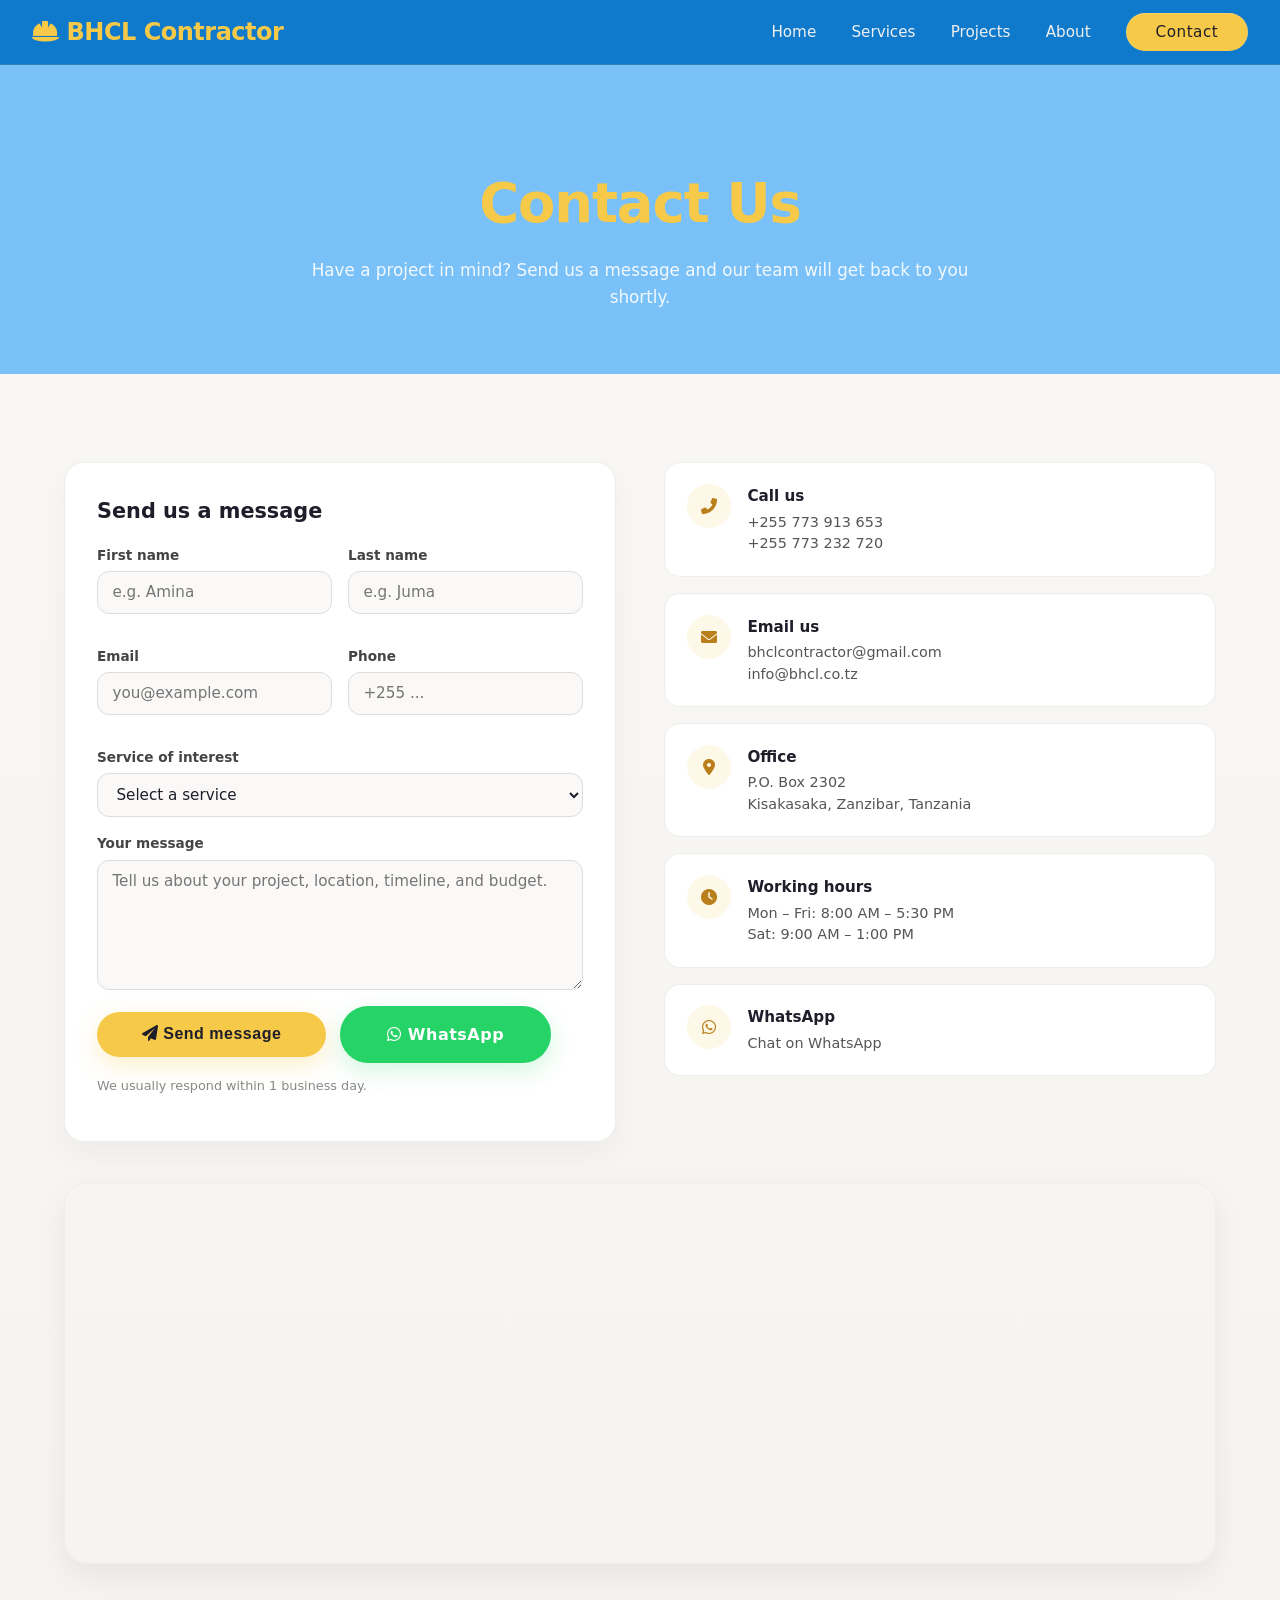
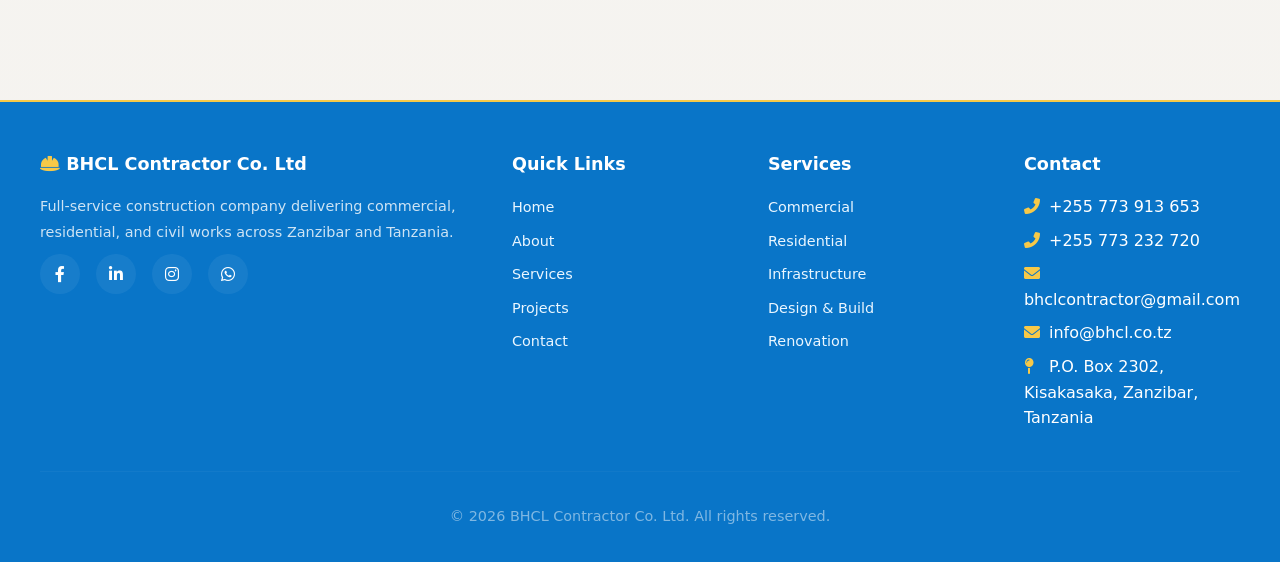
<file: contact.html>
<!DOCTYPE html>
<html lang="en">
<head>
  <meta charset="UTF-8" />
  <meta name="viewport" content="width=device-width, initial-scale=1.0" />
  <title>Contact · BHCL Contractor Co. Ltd</title>
  <link rel="stylesheet" href="https://cdnjs.cloudflare.com/ajax/libs/font-awesome/6.0.0-beta3/css/all.min.css" />
  <link rel="stylesheet" href="styles.css" />
</head>
<body>

  <nav class="navbar" id="navbar">
    <a href="index.html" class="logo"><i class="fas fa-hard-hat"></i>BHCL Contractor</a>
    <button class="nav-toggle" id="navToggle" aria-label="Toggle navigation" aria-expanded="false" aria-controls="navLinks">
      <i class="fas fa-bars"></i>
    </button>
    <ul class="nav-links" id="navLinks">
      <li><a href="index.html">Home</a></li>
       <li><a href="services.html">Services</a></li>
      <li><a href="projects.html">Projects</a></li>
      <li><a href="about.html">About</a></li>
      <li><a href="contact.html" class="btn btn-sm active" style="background:#f7c948;color:#1e1e2a;padding:0.4rem 1.8rem;">Contact</a></li>
    </ul>
  </nav>

  <header class="page-header">
    <h1>Contact Us</h1>
    <p>Have a project in mind? Send us a message and our team will get back to you shortly.</p>
  </header>

  <section class="section">
    <div class="container">
      <div class="contact-grid">
        <div>
          <form class="contact-form" id="contactForm" novalidate>
            <h3>Send us a message</h3>
            <div class="form-row">
              <div class="form-field">
                <label for="fname">First name</label>
                <input type="text" id="fname" name="fname" placeholder="e.g. Amina" required />
              </div>
              <div class="form-field">
                <label for="lname">Last name</label>
                <input type="text" id="lname" name="lname" placeholder="e.g. Juma" required />
              </div>
            </div>
            <div class="form-row">
              <div class="form-field">
                <label for="email">Email</label>
                <input type="email" id="email" name="email" placeholder="you@example.com" required />
              </div>
              <div class="form-field">
                <label for="phone">Phone</label>
                <input type="tel" id="phone" name="phone" placeholder="+255 ..." />
              </div>
            </div>
            <div class="form-field">
              <label for="service">Service of interest</label>
              <select id="service" name="service">
                <option value="">Select a service</option>
                <option>Commercial construction</option>
                <option>Residential construction</option>
                <option>Infrastructure & civil works</option>
                <option>Design & build</option>
                <option>Renovation</option>
                <option>Other</option>
              </select>
            </div>
            <div class="form-field">
              <label for="message">Your message</label>
              <textarea id="message" name="message" placeholder="Tell us about your project, location, timeline, and budget." required></textarea>
            </div>
            <div class="form-actions">
              <button type="submit" class="btn"><i class="fas fa-paper-plane"></i> Send message</button>
              <a href="https://wa.me/255773913653?text=Hello%20BHCL%20Contractor%2C%20I%20would%20like%20to%20discuss%20a%20project%20with%20you." class="btn btn-outline btn-whatsapp" target="_blank" rel="noopener"><i class="fab fa-whatsapp"></i> WhatsApp</a>
            </div>
            <p class="form-note">We usually respond within 1 business day.</p>
            <p class="form-status" id="formStatus" role="status" aria-live="polite"></p>
          </form>
        </div>

        <div>
          <div class="contact-info-list">
            <div class="contact-info-card">
              <div class="icon"><i class="fas fa-phone-alt"></i></div>
              <div>
                <h4>Call us</h4>
                <p><a href="tel:+255773913653">+255 773 913 653</a><br /><a href="tel:+255773232720">+255 773 232 720</a></p>
              </div>
            </div>
            <div class="contact-info-card">
              <div class="icon"><i class="fas fa-envelope"></i></div>
              <div>
                <h4>Email us</h4>
                <p><a href="mailto:bhclcontractor@gmail.com">bhclcontractor@gmail.com</a><br /><a href="mailto:info@bhcl.co.tz">info@bhcl.co.tz</a></p>
              </div>
            </div>
            <div class="contact-info-card">
              <div class="icon"><i class="fas fa-map-marker-alt"></i></div>
              <div>
                <h4>Office</h4>
                <p>P.O. Box 2302<br />Kisakasaka, Zanzibar, Tanzania</p>
              </div>
            </div>
            <div class="contact-info-card">
              <div class="icon"><i class="fas fa-clock"></i></div>
              <div>
                <h4>Working hours</h4>
                <p>Mon – Fri: 8:00 AM – 5:30 PM<br />Sat: 9:00 AM – 1:00 PM</p>
              </div>
            </div>
            <div class="contact-info-card">
              <div class="icon"><i class="fab fa-whatsapp"></i></div>
              <div>
                <h4>WhatsApp</h4>
                <p><a href="https://wa.me/255773913653" target="_blank" rel="noopener">Chat on WhatsApp</a></p>
              </div>
            </div>
          </div>
        </div>
      </div>

      <div class="map-wrap">
        <iframe
          title="BHCL Contractor Co. Ltd on the map"
          loading="lazy"
          referrerpolicy="no-referrer-when-downgrade"
          src="https://www.google.com/maps?q=Kisakasaka%20Zanzibar%20Tanzania&output=embed"
          allowfullscreen>
        </iframe>
      </div>
    </div>
  </section>

  <footer class="footer">
    <div class="footer-grid">
      <div>
        <h4><i class="fas fa-hard-hat" style="color:#f7c948;"></i> BHCL Contractor Co. Ltd</h4>
        <p>Full-service construction company delivering commercial, residential, and civil works across Zanzibar and Tanzania.</p>
        <div class="footer-social">
          <a href="#"><i class="fab fa-facebook-f"></i></a>
          <a href="#"><i class="fab fa-linkedin-in"></i></a>
          <a href="#"><i class="fab fa-instagram"></i></a>
          <a href="#"><i class="fab fa-whatsapp"></i></a>
        </div>
      </div>
      <div>
        <h4>Quick Links</h4>
        <ul>
          <li><a href="index.html">Home</a></li>
          <li><a href="about.html">About</a></li>
          <li><a href="services.html">Services</a></li>
          <li><a href="projects.html">Projects</a></li>
          <li><a href="contact.html">Contact</a></li>
        </ul>
      </div>
      <div>
        <h4>Services</h4>
        <ul>
          <li><a href="services.html">Commercial</a></li>
          <li><a href="services.html">Residential</a></li>
          <li><a href="services.html">Infrastructure</a></li>
          <li><a href="services.html">Design &amp; Build</a></li>
          <li><a href="services.html">Renovation</a></li>
        </ul>
      </div>
      <div>
        <h4>Contact</h4>
        <ul>
          <li><i class="fas fa-phone-alt" style="color:#f7c948;width:20px;"></i> +255 773 913 653</li>
          <li><i class="fas fa-phone-alt" style="color:#f7c948;width:20px;"></i> +255 773 232 720</li>
          <li><i class="fas fa-envelope" style="color:#f7c948;width:20px;"></i> bhclcontractor@gmail.com</li>
          <li><i class="fas fa-envelope" style="color:#f7c948;width:20px;"></i> info@bhcl.co.tz</li>
          <li><i class="fas fa-map-pin" style="color:#f7c948;width:20px;"></i> P.O. Box 2302, Kisakasaka, Zanzibar, Tanzania</li>
        </ul>
      </div>
    </div>
    <div class="footer-bottom">
      <p>&copy; 2026 BHCL Contractor Co. Ltd. All rights reserved.</p>
    </div>
  </footer>

  <script src="main.js"></script>
</body>
</html>
</file>
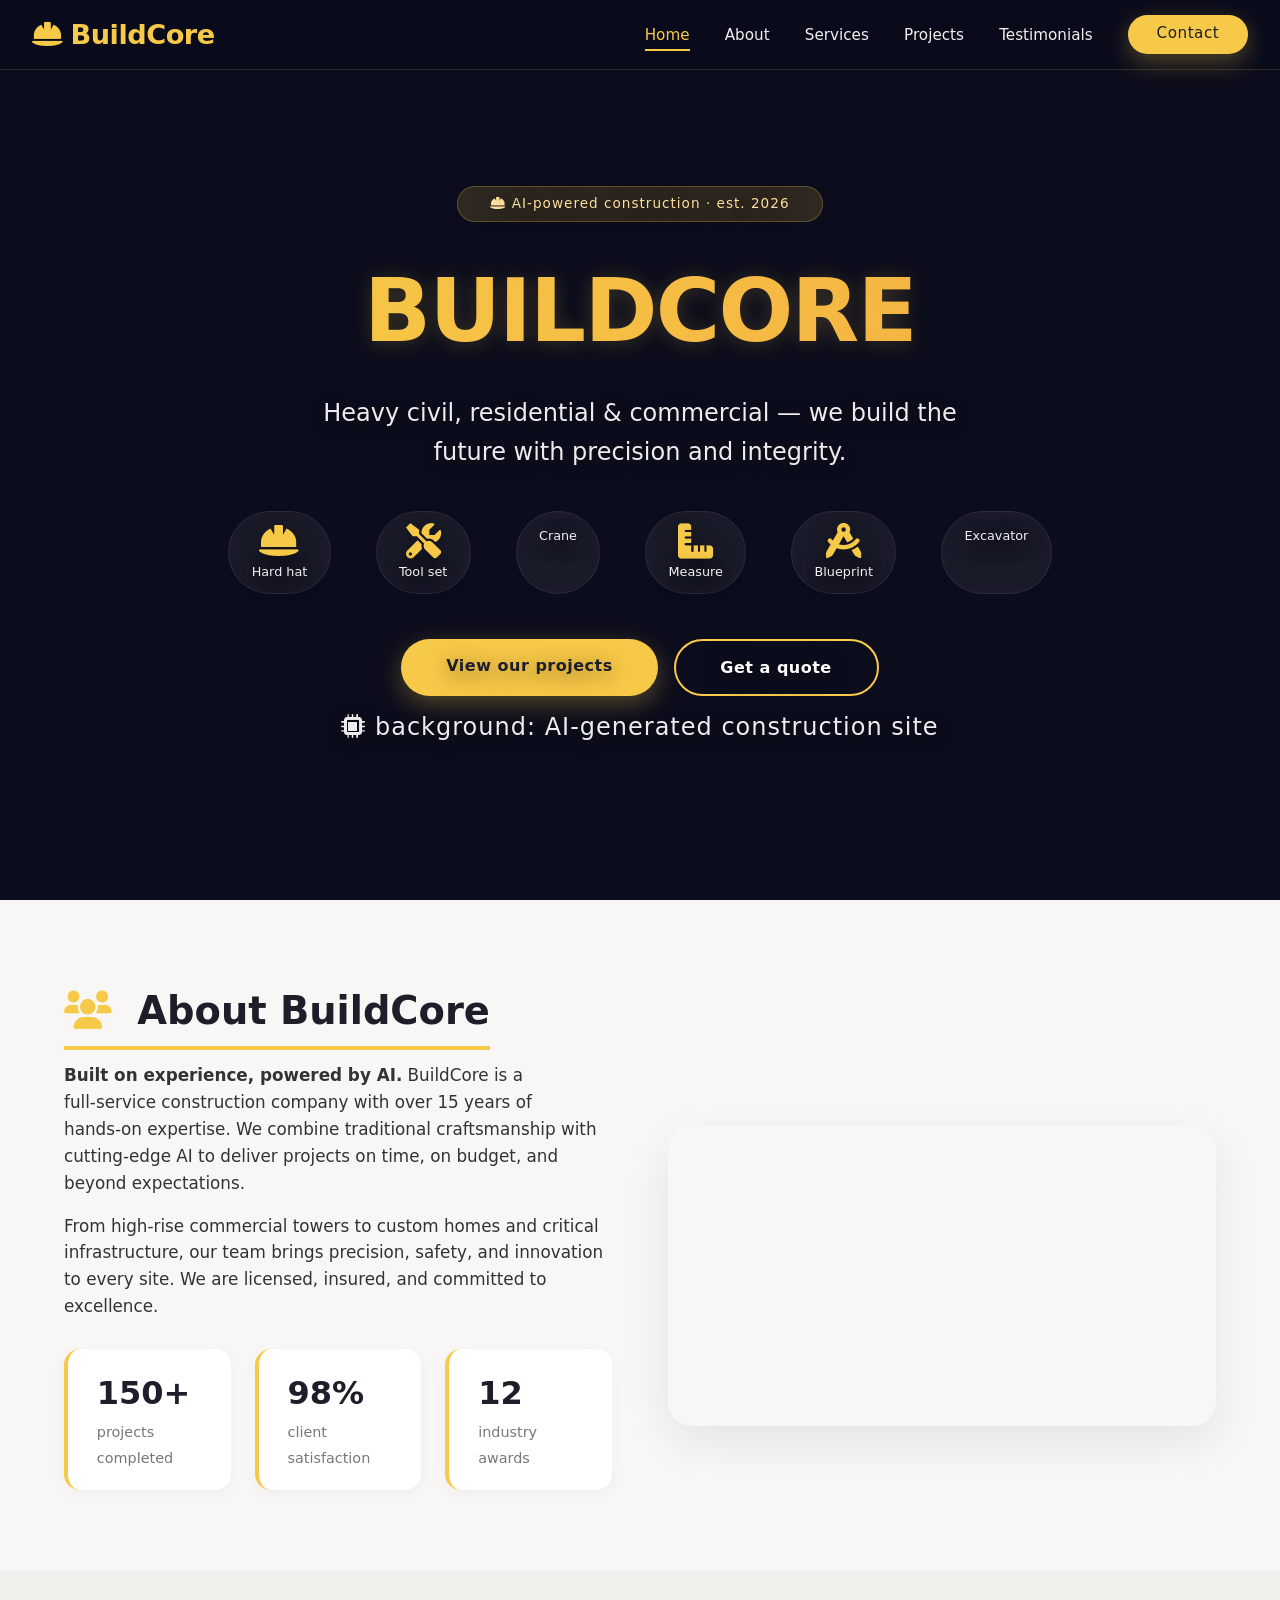
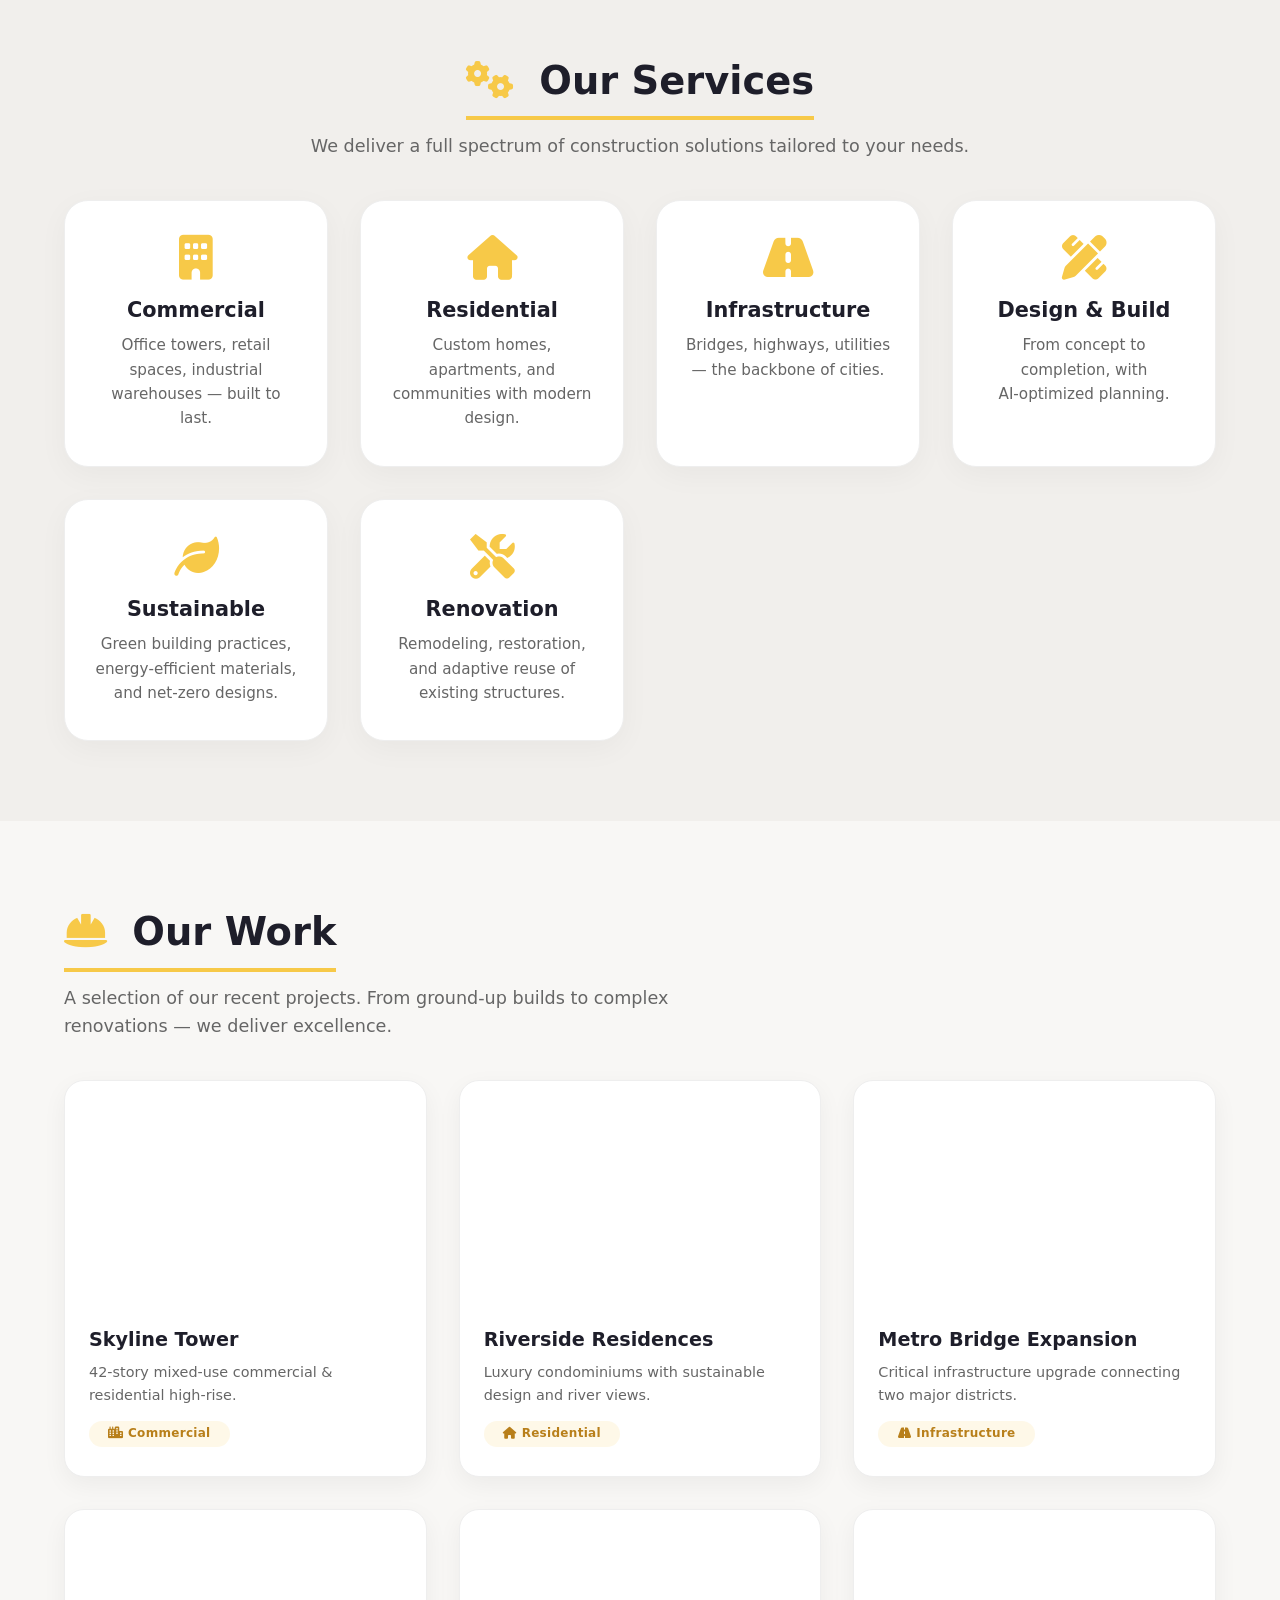
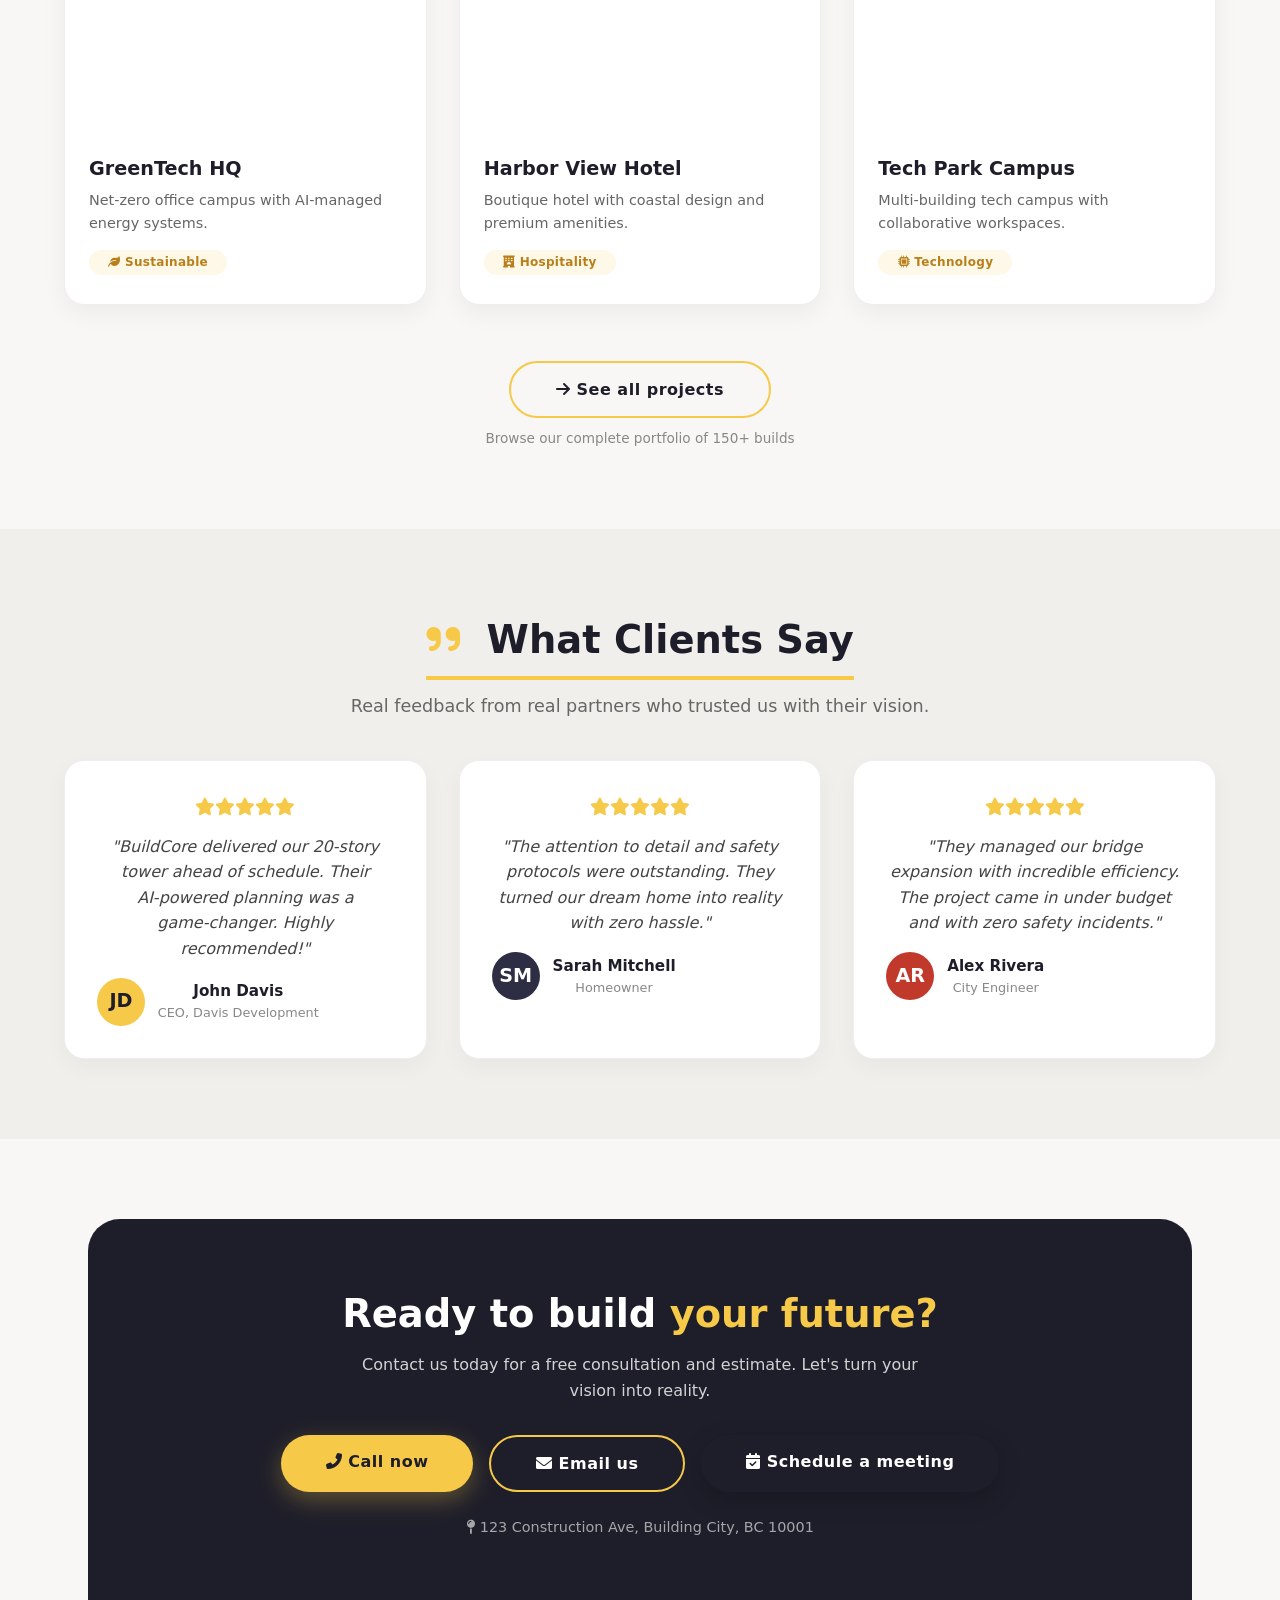
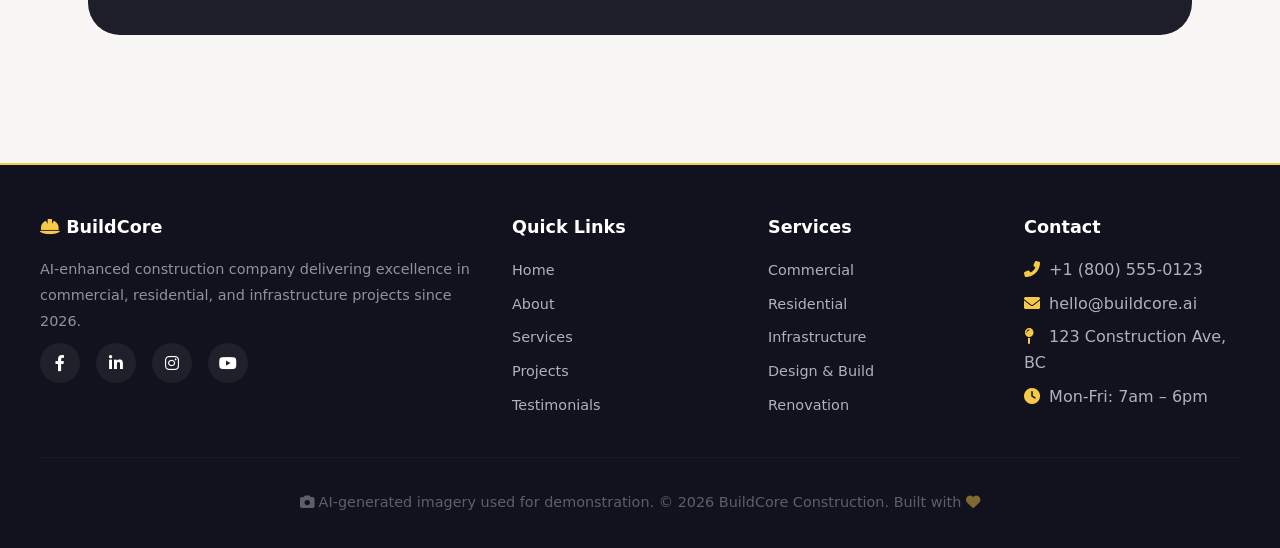
<file: deepseek_html_20260813_501edd.html>
<!DOCTYPE html>
<html lang="en">
<head>
  <meta charset="UTF-8" />
  <meta name="viewport" content="width=device-width, initial-scale=1.0" />
  <title>BuildCore · Construction Company</title>
  <!-- Font Awesome -->
  <link rel="stylesheet" href="https://cdnjs.cloudflare.com/ajax/libs/font-awesome/6.0.0-beta3/css/all.min.css" />
  <style>
    /* ===== RESET & BASE ===== */
    * {
      margin: 0;
      padding: 0;
      box-sizing: border-box;
    }
    html {
      scroll-behavior: smooth;
    }
    body {
      font-family: 'Segoe UI', Roboto, system-ui, sans-serif;
      color: #1e1e2a;
      line-height: 1.6;
      background: #f8f7f5;
    }
    a {
      text-decoration: none;
      color: inherit;
    }
    img {
      max-width: 100%;
      display: block;
    }
    .container {
      max-width: 1200px;
      margin: 0 auto;
      padding: 0 1.5rem;
    }

    /* ===== BUTTONS ===== */
    .btn {
      display: inline-block;
      padding: 0.85rem 2.8rem;
      border-radius: 60px;
      font-weight: 700;
      font-size: 1rem;
      letter-spacing: 0.5px;
      transition: all 0.25s ease;
      border: none;
      cursor: pointer;
      background: #f7c948;
      color: #1e1e2a;
      box-shadow: 0 8px 24px rgba(247, 201, 72, 0.3);
    }
    .btn:hover {
      transform: translateY(-3px);
      box-shadow: 0 12px 32px rgba(247, 201, 72, 0.45);
    }
    .btn-outline {
      background: transparent;
      color: #fff;
      border: 2px solid #f7c948;
      box-shadow: none;
    }
    .btn-outline:hover {
      background: #f7c948;
      color: #1e1e2a;
    }
    .btn-dark {
      background: #1e1e2a;
      color: #fff;
      box-shadow: 0 8px 24px rgba(0, 0, 0, 0.2);
    }
    .btn-dark:hover {
      background: #2d2d44;
    }
    .btn-sm {
      padding: 0.5rem 1.8rem;
      font-size: 0.85rem;
    }

    /* ===== NAVIGATION ===== */
    .navbar {
      position: fixed;
      top: 0;
      left: 0;
      width: 100%;
      z-index: 1000;
      padding: 0.8rem 2rem;
      background: rgba(10, 12, 28, 0.85);
      backdrop-filter: blur(14px);
      border-bottom: 1px solid rgba(247, 201, 72, 0.15);
      display: flex;
      justify-content: space-between;
      align-items: center;
      transition: 0.3s;
    }
    .navbar.scrolled {
      background: rgba(10, 12, 28, 0.95);
      box-shadow: 0 4px 30px rgba(0, 0, 0, 0.3);
    }
    .logo {
      font-size: 1.7rem;
      font-weight: 800;
      color: #f7c948;
      letter-spacing: -0.5px;
    }
    .logo i {
      margin-right: 8px;
    }
    .nav-links {
      display: flex;
      gap: 2.2rem;
      list-style: none;
      align-items: center;
    }
    .nav-links a {
      color: #f0f0f0;
      font-weight: 500;
      font-size: 0.95rem;
      transition: 0.2s;
      padding: 0.3rem 0;
      border-bottom: 2px solid transparent;
    }
    .nav-links a:hover,
    .nav-links a.active {
      color: #f7c948;
      border-bottom-color: #f7c948;
    }
    .nav-toggle {
      display: none;
      background: none;
      border: none;
      color: #fff;
      font-size: 1.8rem;
      cursor: pointer;
    }

    /* ===== HERO ===== */
    .hero {
      position: relative;
      min-height: 100vh;
      display: flex;
      align-items: center;
      justify-content: center;
      text-align: center;
      padding: 8rem 1.5rem 4rem;
      background: url('https://images.unsplash.com/photo-1541888946425-d81bb19240f5?q=80&w=2070&auto=format&fit=crop') no-repeat center center/cover;
      background-color: #1a1c2e;
      background-blend-mode: overlay;
    }
    .hero::before {
      content: '';
      position: absolute;
      inset: 0;
      background: rgba(8, 10, 24, 0.65);
      backdrop-filter: brightness(0.8) saturate(1.1);
      z-index: 1;
    }
    .hero-content {
      position: relative;
      z-index: 2;
      max-width: 1100px;
      color: #fff;
      text-shadow: 0 4px 20px rgba(0, 0, 0, 0.5);
    }
    .hero-badge {
      display: inline-block;
      background: rgba(247, 201, 72, 0.15);
      backdrop-filter: blur(4px);
      padding: 0.4rem 2rem;
      border-radius: 40px;
      border: 1px solid rgba(247, 201, 72, 0.25);
      font-size: 0.85rem;
      font-weight: 500;
      letter-spacing: 1px;
      color: #fadf9e;
      margin-bottom: 1.2rem;
    }
    .hero h1 {
      font-size: clamp(3rem, 10vw, 5.5rem);
      font-weight: 800;
      letter-spacing: -0.02em;
      text-transform: uppercase;
      background: linear-gradient(to right, #f7c948, #f5b042);
      -webkit-background-clip: text;
      background-clip: text;
      color: transparent;
      text-shadow: 0 2px 20px rgba(247, 201, 72, 0.2);
    }
    .hero p {
      font-size: clamp(1.1rem, 2.5vw, 1.5rem);
      max-width: 700px;
      margin: 0.75rem auto 2rem;
      opacity: 0.92;
      font-weight: 300;
    }
    .hero-tools {
      display: flex;
      flex-wrap: wrap;
      justify-content: center;
      gap: 2rem 2.8rem;
      margin: 2.5rem 0 2.8rem;
    }
    .hero-tool {
      display: flex;
      flex-direction: column;
      align-items: center;
      background: rgba(255, 255, 255, 0.06);
      backdrop-filter: blur(6px);
      padding: 0.7rem 1.4rem;
      border-radius: 60px;
      border: 1px solid rgba(255, 255, 255, 0.08);
      transition: 0.25s;
      min-width: 70px;
    }
    .hero-tool:hover {
      transform: translateY(-6px);
      background: rgba(247, 201, 72, 0.12);
      border-color: #f7c948;
    }
    .hero-tool i {
      font-size: 2.2rem;
      color: #f7c948;
      margin-bottom: 0.2rem;
    }
    .hero-tool span {
      font-size: 0.8rem;
      font-weight: 500;
      color: #f0f0f0;
    }
    .hero-actions {
      display: flex;
      flex-wrap: wrap;
      gap: 1rem;
      justify-content: center;
      margin-top: 0.5rem;
    }
    .hero-credit {
      margin-top: 2.5rem;
      font-size: 0.7rem;
      opacity: 0.4;
      letter-spacing: 1px;
    }

    /* ===== SECTION COMMON ===== */
    .section {
      padding: 5rem 0;
    }
    .section-title {
      font-size: 2.4rem;
      font-weight: 700;
      margin-bottom: 0.75rem;
      color: #1e1e2a;
      display: inline-block;
      border-bottom: 4px solid #f7c948;
      padding-bottom: 0.3rem;
    }
    .section-sub {
      font-size: 1.1rem;
      color: #666;
      max-width: 680px;
      margin-bottom: 2.5rem;
    }
    .text-center {
      text-align: center;
    }
    .text-center .section-sub {
      margin-left: auto;
      margin-right: auto;
    }

    /* ===== ABOUT ===== */
    .about-grid {
      display: grid;
      grid-template-columns: 1fr 1fr;
      gap: 3.5rem;
      align-items: center;
    }
    .about-text p {
      margin-bottom: 1rem;
      color: #333;
      font-size: 1.05rem;
    }
    .about-stats {
      display: flex;
      gap: 1.5rem;
      margin-top: 1.8rem;
      flex-wrap: wrap;
    }
    .stat-box {
      background: #fff;
      padding: 1.2rem 1.8rem;
      border-radius: 16px;
      box-shadow: 0 4px 16px rgba(0, 0, 0, 0.04);
      border-left: 4px solid #f7c948;
      flex: 1 1 100px;
    }
    .stat-box strong {
      font-size: 2rem;
      color: #1e1e2a;
      display: block;
    }
    .stat-box span {
      color: #777;
      font-size: 0.9rem;
    }
    .about-image {
      border-radius: 24px;
      overflow: hidden;
      min-height: 300px;
      background: url('https://images.unsplash.com/photo-1581094794329-c8112a4c2f8b?q=80&w=2070&auto=format&fit=crop') no-repeat center center/cover;
      box-shadow: 0 16px 48px rgba(0, 0, 0, 0.08);
    }

    /* ===== SERVICES ===== */
    .services-grid {
      display: grid;
      grid-template-columns: repeat(auto-fit, minmax(230px, 1fr));
      gap: 2rem;
    }
    .service-card {
      background: #fff;
      padding: 2.2rem 1.8rem;
      border-radius: 24px;
      box-shadow: 0 8px 30px rgba(0, 0, 0, 0.04);
      border: 1px solid #eee;
      transition: 0.3s;
      text-align: center;
    }
    .service-card:hover {
      transform: translateY(-8px);
      border-color: #f7c948;
      box-shadow: 0 20px 48px rgba(0, 0, 0, 0.07);
    }
    .service-card i {
      font-size: 2.8rem;
      color: #f7c948;
      margin-bottom: 0.8rem;
    }
    .service-card h3 {
      font-size: 1.3rem;
      margin-bottom: 0.4rem;
    }
    .service-card p {
      color: #666;
      font-size: 0.95rem;
    }

    /* ===== PROJECTS ===== */
    .projects-grid {
      display: grid;
      grid-template-columns: repeat(auto-fit, minmax(280px, 1fr));
      gap: 2rem;
    }
    .project-card {
      background: #fff;
      border-radius: 20px;
      overflow: hidden;
      box-shadow: 0 8px 24px rgba(0, 0, 0, 0.05);
      transition: 0.3s;
      border: 1px solid #eee;
    }
    .project-card:hover {
      transform: translateY(-8px);
      box-shadow: 0 20px 48px rgba(0, 0, 0, 0.1);
      border-color: #f7c948;
    }
    .project-img {
      height: 220px;
      background-size: cover;
      background-position: center;
    }
    .project-info {
      padding: 1.5rem 1.5rem 1.8rem;
    }
    .project-info h3 {
      font-size: 1.2rem;
      margin-bottom: 0.3rem;
    }
    .project-info p {
      color: #666;
      font-size: 0.9rem;
      margin-bottom: 0.8rem;
    }
    .project-tag {
      display: inline-block;
      background: #f7c94820;
      color: #b87f1a;
      font-size: 0.75rem;
      font-weight: 600;
      padding: 0.2rem 1.2rem;
      border-radius: 40px;
      letter-spacing: 0.3px;
    }
    .see-all-wrap {
      text-align: center;
      margin-top: 3.5rem;
    }
    .see-all-wrap .btn {
      background: transparent;
      color: #1e1e2a;
      border: 2px solid #f7c948;
      box-shadow: none;
    }
    .see-all-wrap .btn:hover {
      background: #f7c948;
      color: #1e1e2a;
    }

    /* ===== TESTIMONIALS ===== */
    .testimonials-grid {
      display: grid;
      grid-template-columns: repeat(auto-fit, minmax(260px, 1fr));
      gap: 2rem;
    }
    .testimonial-card {
      background: #fff;
      padding: 2rem;
      border-radius: 20px;
      box-shadow: 0 8px 24px rgba(0, 0, 0, 0.04);
      border: 1px solid #eee;
      transition: 0.3s;
    }
    .testimonial-card:hover {
      border-color: #f7c948;
    }
    .testimonial-card .stars {
      color: #f7c948;
      margin-bottom: 0.8rem;
      font-size: 1.1rem;
    }
    .testimonial-card blockquote {
      font-style: italic;
      color: #444;
      margin-bottom: 1rem;
    }
    .testimonial-card .client {
      display: flex;
      align-items: center;
      gap: 0.8rem;
    }
    .testimonial-card .client-avatar {
      width: 48px;
      height: 48px;
      border-radius: 50%;
      background: #ddd;
      display: flex;
      align-items: center;
      justify-content: center;
      font-weight: 700;
      color: #fff;
      font-size: 1.2rem;
    }
    .testimonial-card .client-name {
      font-weight: 600;
      font-size: 0.95rem;
    }
    .testimonial-card .client-role {
      font-size: 0.8rem;
      color: #888;
    }

    /* ===== CONTACT / CTA ===== */
    .cta-section {
      background: #1e1e2a;
      color: #fff;
      padding: 4rem 2rem;
      border-radius: 32px;
      margin: 0 1.5rem;
      text-align: center;
    }
    .cta-section h2 {
      font-size: 2.4rem;
      margin-bottom: 0.5rem;
    }
    .cta-section h2 span {
      color: #f7c948;
    }
    .cta-section p {
      max-width: 600px;
      margin: 0 auto 2rem;
      opacity: 0.8;
    }
    .cta-section .btn-group {
      display: flex;
      flex-wrap: wrap;
      gap: 1rem;
      justify-content: center;
    }

    /* ===== FOOTER ===== */
    .footer {
      background: #12121e;
      color: #b0b0c0;
      padding: 3rem 2rem 2rem;
      border-top: 2px solid #f7c948;
      margin-top: 3rem;
    }
    .footer-grid {
      display: grid;
      grid-template-columns: 2fr 1fr 1fr 1fr;
      gap: 2.5rem;
      max-width: 1200px;
      margin: 0 auto;
    }
    .footer h4 {
      color: #fff;
      margin-bottom: 1rem;
      font-size: 1.1rem;
    }
    .footer p {
      font-size: 0.9rem;
      opacity: 0.8;
      line-height: 1.8;
    }
    .footer ul {
      list-style: none;
    }
    .footer ul li {
      margin-bottom: 0.5rem;
    }
    .footer ul a {
      color: #b0b0c0;
      font-size: 0.9rem;
      transition: 0.2s;
    }
    .footer ul a:hover {
      color: #f7c948;
    }
    .footer-social {
      display: flex;
      gap: 1rem;
      margin-top: 0.5rem;
    }
    .footer-social a {
      display: inline-flex;
      align-items: center;
      justify-content: center;
      width: 40px;
      height: 40px;
      border-radius: 50%;
      background: rgba(255, 255, 255, 0.06);
      color: #fff;
      transition: 0.2s;
    }
    .footer-social a:hover {
      background: #f7c948;
      color: #1e1e2a;
    }
    .footer-bottom {
      text-align: center;
      padding-top: 2rem;
      margin-top: 2rem;
      border-top: 1px solid rgba(255, 255, 255, 0.06);
      font-size: 0.85rem;
      opacity: 0.6;
      max-width: 1200px;
      margin-left: auto;
      margin-right: auto;
    }

    /* ===== RESPONSIVE ===== */
    @media (max-width: 992px) {
      .about-grid {
        grid-template-columns: 1fr;
        gap: 2rem;
      }
      .footer-grid {
        grid-template-columns: 1fr 1fr;
      }
    }
    @media (max-width: 768px) {
      .nav-links {
        display: none;
        flex-direction: column;
        width: 100%;
        background: rgba(10, 12, 28, 0.98);
        padding: 1.5rem 0;
        position: absolute;
        top: 100%;
        left: 0;
        gap: 1rem;
      }
      .nav-links.open {
        display: flex;
      }
      .nav-toggle {
        display: block;
      }
      .hero-tools {
        gap: 1rem;
      }
      .hero-tool {
        padding: 0.5rem 1rem;
        min-width: 60px;
      }
      .hero-tool i {
        font-size: 1.6rem;
      }
      .footer-grid {
        grid-template-columns: 1fr;
        gap: 2rem;
      }
      .cta-section {
        margin: 0 0.5rem;
        padding: 2.5rem 1rem;
      }
      .section {
        padding: 3rem 0;
      }
    }
    @media (max-width: 480px) {
      .navbar {
        padding: 0.6rem 1rem;
      }
      .logo {
        font-size: 1.3rem;
      }
      .hero h1 {
        font-size: 2.4rem;
      }
    }
  </style>
</head>
<body>

  <!-- ===== NAVIGATION ===== -->
  <nav class="navbar" id="navbar">
    <a href="#home" class="logo"><i class="fas fa-hard-hat"></i>BuildCore</a>
    <button class="nav-toggle" id="navToggle" aria-label="Toggle navigation">
      <i class="fas fa-bars"></i>
    </button>
    <ul class="nav-links" id="navLinks">
      <li><a href="#home" class="active">Home</a></li>
      <li><a href="#about">About</a></li>
      <li><a href="#services">Services</a></li>
      <li><a href="#projects">Projects</a></li>
      <li><a href="#testimonials">Testimonials</a></li>
      <li><a href="#contact" class="btn btn-sm" style="background:#f7c948;color:#1e1e2a;padding:0.4rem 1.8rem;">Contact</a></li>
    </ul>
  </nav>

  <!-- ===== HERO ===== -->
  <section class="hero" id="home">
    <div class="hero-content">
      <div class="hero-badge"><i class="fas fa-hard-hat"></i> AI‑powered construction · est. 2026</div>
      <h1>BuildCore</h1>
      <p>Heavy civil, residential & commercial — we build the future with precision and integrity.</p>
      <div class="hero-tools">
        <div class="hero-tool"><i class="fas fa-hard-hat"></i><span>Hard hat</span></div>
        <div class="hero-tool"><i class="fas fa-tools"></i><span>Tool set</span></div>
        <div class="hero-tool"><i class="fas fa-crane"></i><span>Crane</span></div>
        <div class="hero-tool"><i class="fas fa-ruler-combined"></i><span>Measure</span></div>
        <div class="hero-tool"><i class="fas fa-drafting-compass"></i><span>Blueprint</span></div>
        <div class="hero-tool"><i class="fas fa-excavator"></i><span>Excavator</span></div>
      </div>
      <div class="hero-actions">
        <a href="#projects" class="btn">View our projects</a>
        <a href="#contact" class="btn btn-outline">Get a quote</a>
      </div>
      <p class="hero-credit"><i class="fas fa-microchip"></i> background: AI‑generated construction site</p>
    </div>
  </section>

  <!-- ===== ABOUT ===== -->
  <section class="section" id="about">
    <div class="container">
      <h2 class="section-title"><i class="fas fa-users" style="color:#f7c948;margin-right:12px;"></i> About BuildCore</h2>
      <div class="about-grid">
        <div class="about-text">
          <p><strong>Built on experience, powered by AI.</strong> BuildCore is a full‑service construction company with over 15 years of hands‑on expertise. We combine traditional craftsmanship with cutting‑edge AI to deliver projects on time, on budget, and beyond expectations.</p>
          <p>From high‑rise commercial towers to custom homes and critical infrastructure, our team brings precision, safety, and innovation to every site. We are licensed, insured, and committed to excellence.</p>
          <div class="about-stats">
            <div class="stat-box"><strong>150+</strong><span>projects completed</span></div>
            <div class="stat-box"><strong>98%</strong><span>client satisfaction</span></div>
            <div class="stat-box"><strong>12</strong><span>industry awards</span></div>
          </div>
        </div>
        <div class="about-image"></div>
      </div>
    </div>
  </section>

  <!-- ===== SERVICES ===== -->
  <section class="section" id="services" style="background:#f1efec;">
    <div class="container text-center">
      <h2 class="section-title"><i class="fas fa-cogs" style="color:#f7c948;margin-right:12px;"></i> Our Services</h2>
      <p class="section-sub">We deliver a full spectrum of construction solutions tailored to your needs.</p>
      <div class="services-grid">
        <div class="service-card"><i class="fas fa-building"></i><h3>Commercial</h3><p>Office towers, retail spaces, industrial warehouses — built to last.</p></div>
        <div class="service-card"><i class="fas fa-home"></i><h3>Residential</h3><p>Custom homes, apartments, and communities with modern design.</p></div>
        <div class="service-card"><i class="fas fa-road"></i><h3>Infrastructure</h3><p>Bridges, highways, utilities — the backbone of cities.</p></div>
        <div class="service-card"><i class="fas fa-pencil-ruler"></i><h3>Design & Build</h3><p>From concept to completion, with AI‑optimized planning.</p></div>
        <div class="service-card"><i class="fas fa-leaf"></i><h3>Sustainable</h3><p>Green building practices, energy‑efficient materials, and net‑zero designs.</p></div>
        <div class="service-card"><i class="fas fa-tools"></i><h3>Renovation</h3><p>Remodeling, restoration, and adaptive reuse of existing structures.</p></div>
      </div>
    </div>
  </section>

  <!-- ===== PROJECTS ===== -->
  <section class="section" id="projects">
    <div class="container">
      <h2 class="section-title"><i class="fas fa-hard-hat" style="color:#f7c948;margin-right:12px;"></i> Our Work</h2>
      <p class="section-sub">A selection of our recent projects. From ground‑up builds to complex renovations — we deliver excellence.</p>
      <div class="projects-grid">
        <div class="project-card">
          <div class="project-img" style="background-image:url('https://images.unsplash.com/photo-1541888946425-d81bb19240f5?q=80&w=2070&auto=format&fit=crop');"></div>
          <div class="project-info"><h3>Skyline Tower</h3><p>42‑story mixed‑use commercial & residential high‑rise.</p><span class="project-tag"><i class="fas fa-city"></i> Commercial</span></div>
        </div>
        <div class="project-card">
          <div class="project-img" style="background-image:url('https://images.unsplash.com/photo-1581094794329-c8112a4c2f8b?q=80&w=2070&auto=format&fit=crop');"></div>
          <div class="project-info"><h3>Riverside Residences</h3><p>Luxury condominiums with sustainable design and river views.</p><span class="project-tag"><i class="fas fa-home"></i> Residential</span></div>
        </div>
        <div class="project-card">
          <div class="project-img" style="background-image:url('https://images.unsplash.com/photo-1541888946425-d81bb19240f5?q=80&w=2070&auto=format&fit=crop');"></div>
          <div class="project-info"><h3>Metro Bridge Expansion</h3><p>Critical infrastructure upgrade connecting two major districts.</p><span class="project-tag"><i class="fas fa-road"></i> Infrastructure</span></div>
        </div>
        <div class="project-card">
          <div class="project-img" style="background-image:url('https://images.unsplash.com/photo-1581094794329-c8112a4c2f8b?q=80&w=2070&auto=format&fit=crop');"></div>
          <div class="project-info"><h3>GreenTech HQ</h3><p>Net‑zero office campus with AI‑managed energy systems.</p><span class="project-tag"><i class="fas fa-leaf"></i> Sustainable</span></div>
        </div>
        <div class="project-card">
          <div class="project-img" style="background-image:url('https://images.unsplash.com/photo-1541888946425-d81bb19240f5?q=80&w=2070&auto=format&fit=crop');"></div>
          <div class="project-info"><h3>Harbor View Hotel</h3><p>Boutique hotel with coastal design and premium amenities.</p><span class="project-tag"><i class="fas fa-hotel"></i> Hospitality</span></div>
        </div>
        <div class="project-card">
          <div class="project-img" style="background-image:url('https://images.unsplash.com/photo-1581094794329-c8112a4c2f8b?q=80&w=2070&auto=format&fit=crop');"></div>
          <div class="project-info"><h3>Tech Park Campus</h3><p>Multi‑building tech campus with collaborative workspaces.</p><span class="project-tag"><i class="fas fa-microchip"></i> Technology</span></div>
        </div>
      </div>
      <div class="see-all-wrap">
        <a href="#" class="btn"><i class="fas fa-arrow-right"></i> See all projects</a>
        <p style="margin-top:0.6rem;font-size:0.85rem;color:#888;">Browse our complete portfolio of 150+ builds</p>
      </div>
    </div>
  </section>

  <!-- ===== TESTIMONIALS ===== -->
  <section class="section" id="testimonials" style="background:#f1efec;">
    <div class="container text-center">
      <h2 class="section-title"><i class="fas fa-quote-right" style="color:#f7c948;margin-right:12px;"></i> What Clients Say</h2>
      <p class="section-sub">Real feedback from real partners who trusted us with their vision.</p>
      <div class="testimonials-grid">
        <div class="testimonial-card">
          <div class="stars"><i class="fas fa-star"></i><i class="fas fa-star"></i><i class="fas fa-star"></i><i class="fas fa-star"></i><i class="fas fa-star"></i></div>
          <blockquote>"BuildCore delivered our 20‑story tower ahead of schedule. Their AI‑powered planning was a game‑changer. Highly recommended!"</blockquote>
          <div class="client"><div class="client-avatar" style="background:#f7c948;color:#1e1e2a;">JD</div><div><div class="client-name">John Davis</div><div class="client-role">CEO, Davis Development</div></div></div>
        </div>
        <div class="testimonial-card">
          <div class="stars"><i class="fas fa-star"></i><i class="fas fa-star"></i><i class="fas fa-star"></i><i class="fas fa-star"></i><i class="fas fa-star"></i></div>
          <blockquote>"The attention to detail and safety protocols were outstanding. They turned our dream home into reality with zero hassle."</blockquote>
          <div class="client"><div class="client-avatar" style="background:#2d2d44;color:#fff;">SM</div><div><div class="client-name">Sarah Mitchell</div><div class="client-role">Homeowner</div></div></div>
        </div>
        <div class="testimonial-card">
          <div class="stars"><i class="fas fa-star"></i><i class="fas fa-star"></i><i class="fas fa-star"></i><i class="fas fa-star"></i><i class="fas fa-star"></i></div>
          <blockquote>"They managed our bridge expansion with incredible efficiency. The project came in under budget and with zero safety incidents."</blockquote>
          <div class="client"><div class="client-avatar" style="background:#c0392b;color:#fff;">AR</div><div><div class="client-name">Alex Rivera</div><div class="client-role">City Engineer</div></div></div>
        </div>
      </div>
    </div>
  </section>

  <!-- ===== CTA / CONTACT ===== -->
  <section class="section" id="contact">
    <div class="container">
      <div class="cta-section">
        <h2>Ready to build <span>your future?</span></h2>
        <p>Contact us today for a free consultation and estimate. Let's turn your vision into reality.</p>
        <div class="btn-group">
          <a href="#" class="btn"><i class="fas fa-phone-alt"></i> Call now</a>
          <a href="#" class="btn btn-outline" style="color:#fff;"><i class="fas fa-envelope"></i> Email us</a>
          <a href="#" class="btn btn-dark"><i class="fas fa-calendar-check"></i> Schedule a meeting</a>
        </div>
        <p style="margin-top:1.5rem;font-size:0.9rem;opacity:0.6;"><i class="fas fa-map-pin"></i> 123 Construction Ave, Building City, BC 10001</p>
      </div>
    </div>
  </section>

  <!-- ===== FOOTER ===== -->
  <footer class="footer">
    <div class="footer-grid">
      <div>
        <h4><i class="fas fa-hard-hat" style="color:#f7c948;"></i> BuildCore</h4>
        <p>AI‑enhanced construction company delivering excellence in commercial, residential, and infrastructure projects since 2026.</p>
        <div class="footer-social">
          <a href="#"><i class="fab fa-facebook-f"></i></a>
          <a href="#"><i class="fab fa-linkedin-in"></i></a>
          <a href="#"><i class="fab fa-instagram"></i></a>
          <a href="#"><i class="fab fa-youtube"></i></a>
        </div>
      </div>
      <div>
        <h4>Quick Links</h4>
        <ul>
          <li><a href="#home">Home</a></li>
          <li><a href="#about">About</a></li>
          <li><a href="#services">Services</a></li>
          <li><a href="#projects">Projects</a></li>
          <li><a href="#testimonials">Testimonials</a></li>
        </ul>
      </div>
      <div>
        <h4>Services</h4>
        <ul>
          <li><a href="#">Commercial</a></li>
          <li><a href="#">Residential</a></li>
          <li><a href="#">Infrastructure</a></li>
          <li><a href="#">Design & Build</a></li>
          <li><a href="#">Renovation</a></li>
        </ul>
      </div>
      <div>
        <h4>Contact</h4>
        <ul>
          <li><i class="fas fa-phone-alt" style="color:#f7c948;width:20px;"></i> +1 (800) 555‑0123</li>
          <li><i class="fas fa-envelope" style="color:#f7c948;width:20px;"></i> hello@buildcore.ai</li>
          <li><i class="fas fa-map-pin" style="color:#f7c948;width:20px;"></i> 123 Construction Ave, BC</li>
          <li><i class="fas fa-clock" style="color:#f7c948;width:20px;"></i> Mon‑Fri: 7am – 6pm</li>
        </ul>
      </div>
    </div>
    <div class="footer-bottom">
      <p><i class="fas fa-camera"></i> AI‑generated imagery used for demonstration. &copy; 2026 BuildCore Construction. Built with <i class="fas fa-heart" style="color:#f7c948;"></i></p>
    </div>
  </footer>

  <!-- ===== JAVASCRIPT ===== -->
  <script>
    // Mobile menu toggle
    const toggle = document.getElementById('navToggle');
    const links = document.getElementById('navLinks');
    toggle.addEventListener('click', () => {
      links.classList.toggle('open');
    });

    // Close menu on link click (mobile)
    document.querySelectorAll('.nav-links a').forEach(link => {
      link.addEventListener('click', () => {
        links.classList.remove('open');
      });
    });

    // Navbar scroll effect
    window.addEventListener('scroll', () => {
      const navbar = document.getElementById('navbar');
      if (window.scrollY > 80) {
        navbar.classList.add('scrolled');
      } else {
        navbar.classList.remove('scrolled');
      }
    });

    // Active link highlight on scroll
    const sections = document.querySelectorAll('section[id]');
    window.addEventListener('scroll', () => {
      let current = '';
      sections.forEach(section => {
        const top = section.offsetTop - 120;
        if (window.scrollY >= top) {
          current = section.getAttribute('id');
        }
      });
      document.querySelectorAll('.nav-links a').forEach(link => {
        link.classList.remove('active');
        if (link.getAttribute('href') === '#' + current) {
          link.classList.add('active');
        }
      });
    });
  </script>

</body>
</html>
</file>
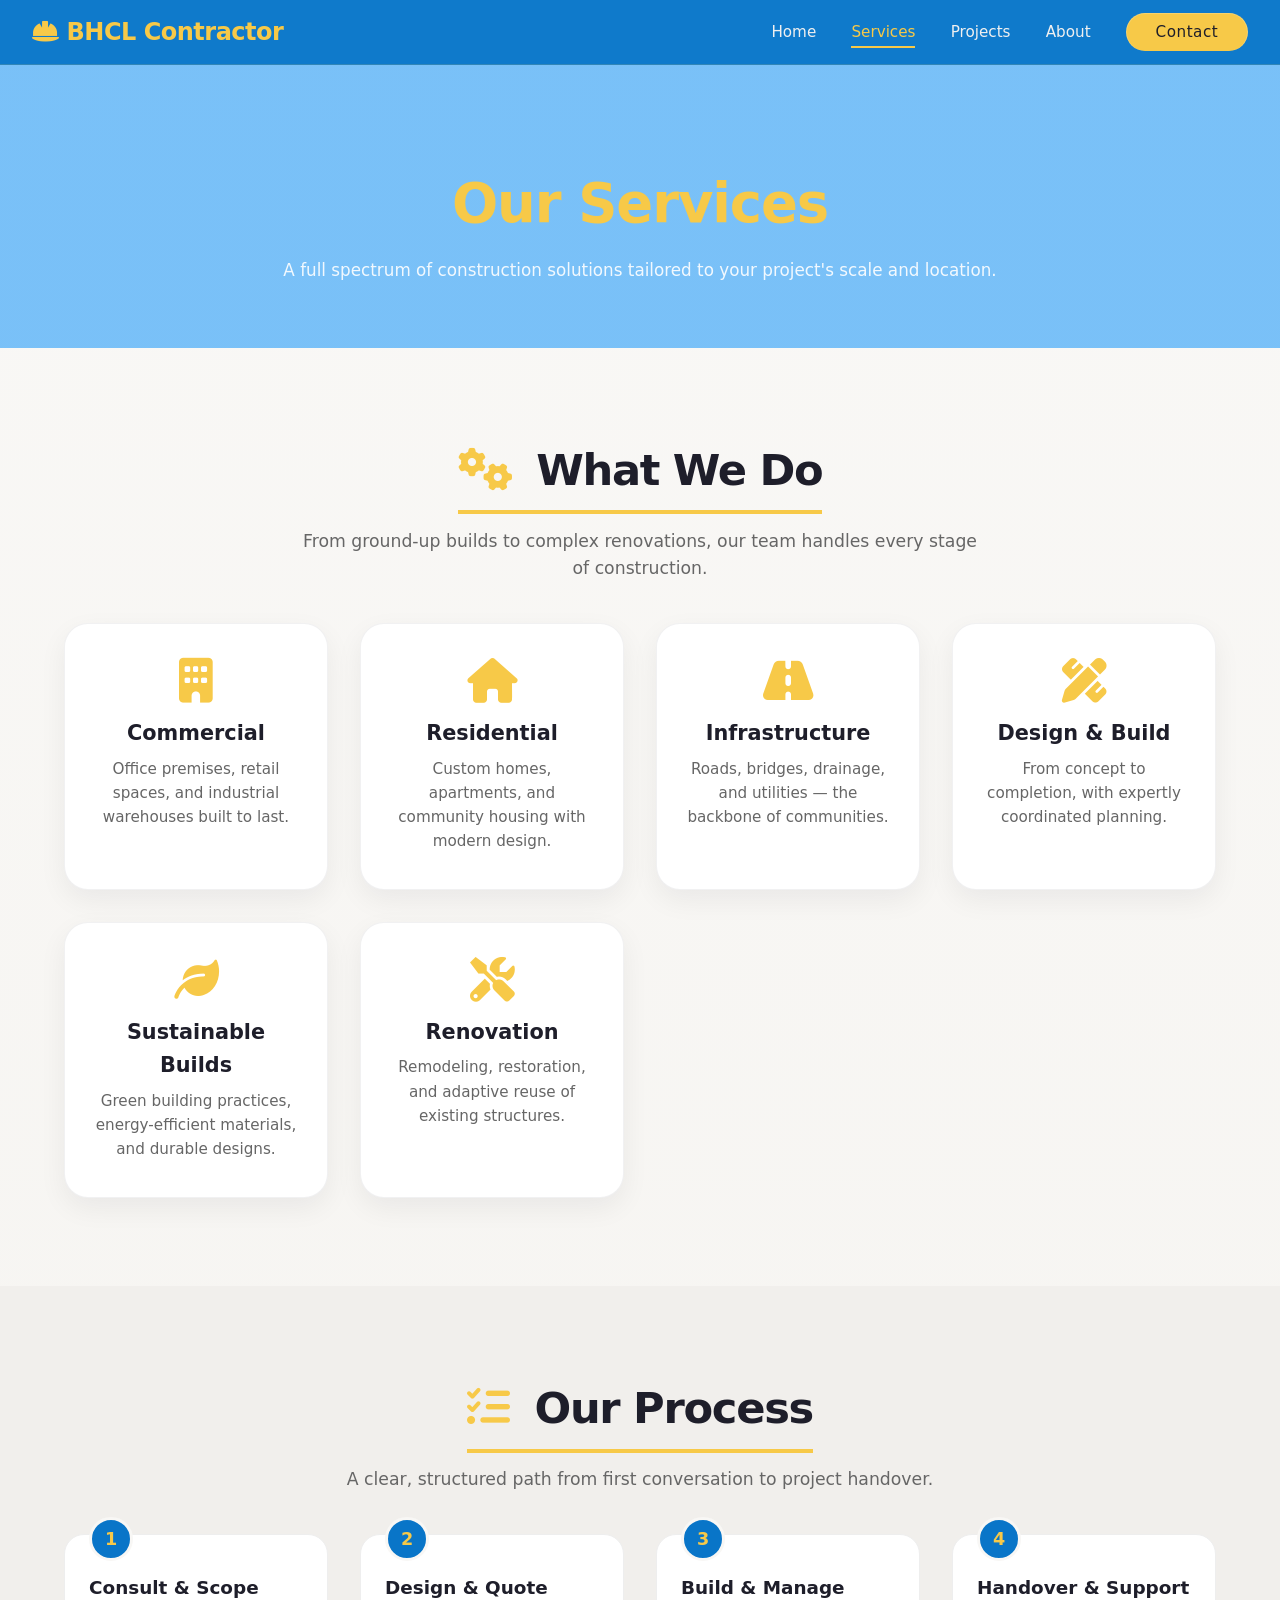
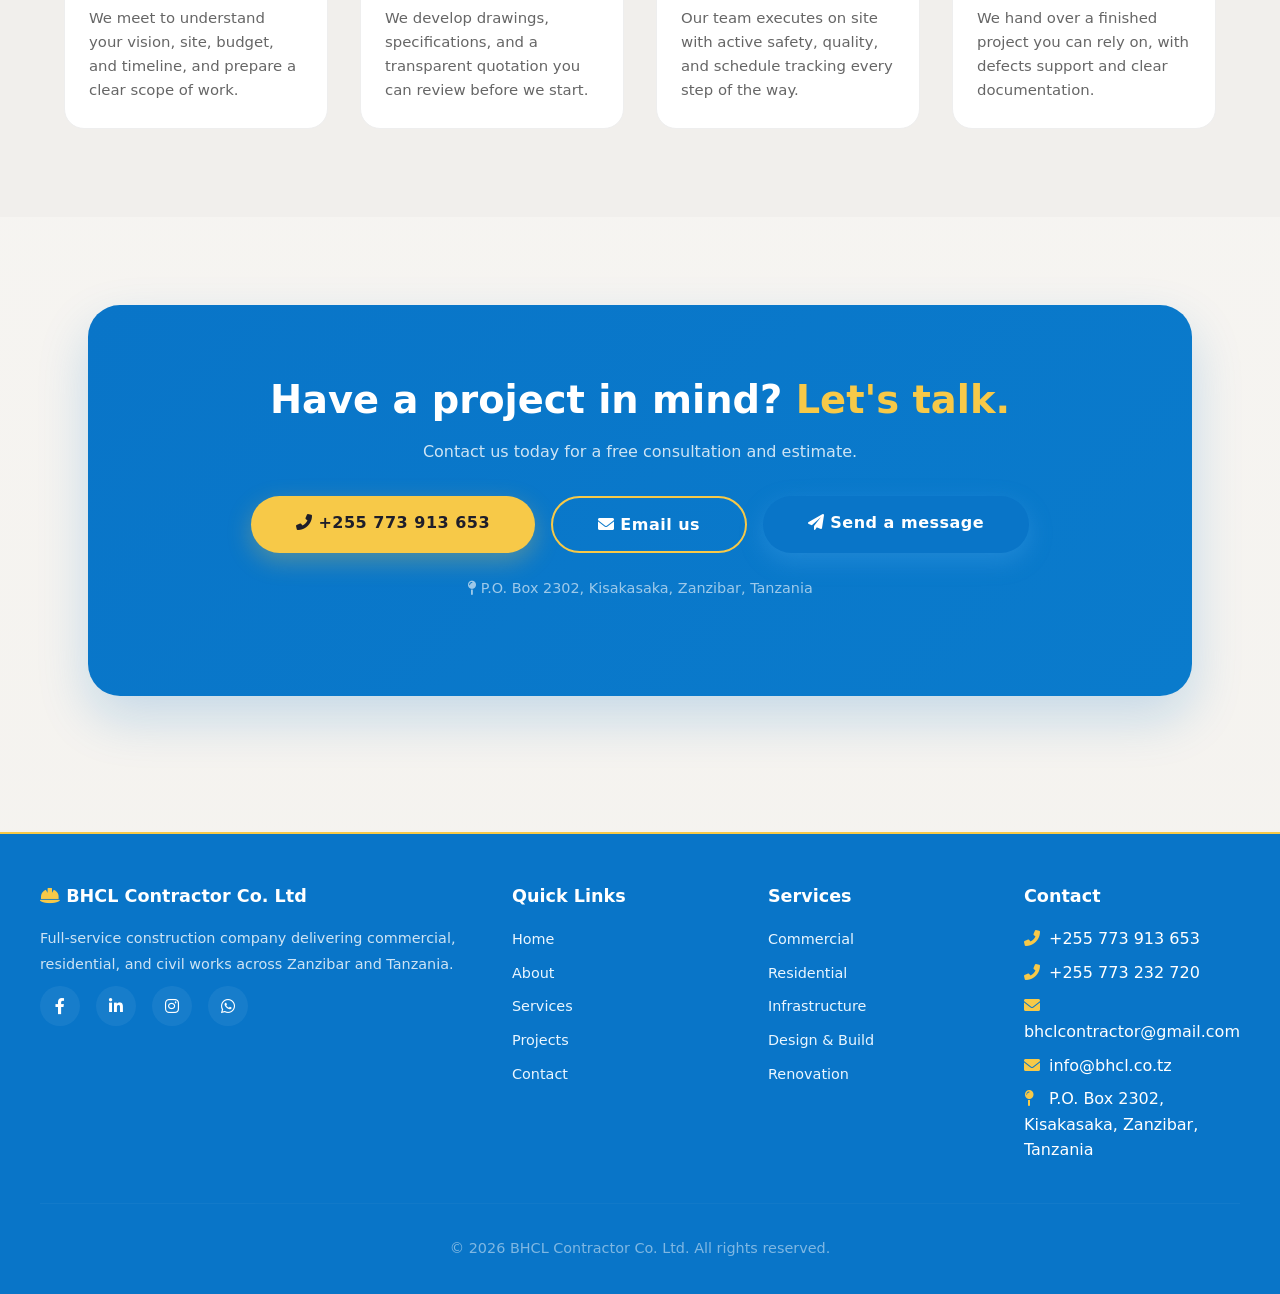
<file: services.html>
<!DOCTYPE html>
<html lang="en">
<head>
  <meta charset="UTF-8" />
  <meta name="viewport" content="width=device-width, initial-scale=1.0" />
  <title>Services · BHCL Contractor Co. Ltd</title>
  <meta name="description" content="BHCL delivers commercial, residential, infrastructure, design-build, sustainable, and renovation construction services." />
  <link rel="stylesheet" href="https://cdnjs.cloudflare.com/ajax/libs/font-awesome/6.0.0-beta3/css/all.min.css" />
  <link rel="stylesheet" href="styles.css" />
</head>
<body>

  <nav class="navbar" id="navbar">
    <a href="index.html" class="logo"><i class="fas fa-hard-hat"></i>BHCL Contractor</a>
    <button class="nav-toggle" id="navToggle" aria-label="Toggle navigation" aria-expanded="false" aria-controls="navLinks">
      <i class="fas fa-bars"></i>
    </button>
    <ul class="nav-links" id="navLinks">
      <li><a href="index.html">Home</a></li>
      <li><a href="services.html" class="active">Services</a></li>
      <li><a href="projects.html">Projects</a></li>
      <li><a href="about.html">About</a></li>
      <li><a href="contact.html" class="btn btn-sm" style="background:#f7c948;color:#1e1e2a;padding:0.4rem 1.8rem;">Contact</a></li>
    </ul>
  </nav>

  <header class="page-header">
    <h1>Our Services</h1>
    <p>A full spectrum of construction solutions tailored to your project's scale and location.</p>
  </header>

  <section class="section" id="services">
    <div class="container text-center">
      <h2 class="section-title"><i class="fas fa-cogs" style="color:#f7c948;margin-right:12px;"></i> What We Do</h2>
      <p class="section-sub">From ground-up builds to complex renovations, our team handles every stage of construction.</p>
      <div class="services-grid">
        <div class="service-card"><i class="fas fa-building"></i><h3>Commercial</h3><p>Office premises, retail spaces, and industrial warehouses built to last.</p></div>
        <div class="service-card"><i class="fas fa-home"></i><h3>Residential</h3><p>Custom homes, apartments, and community housing with modern design.</p></div>
        <div class="service-card"><i class="fas fa-road"></i><h3>Infrastructure</h3><p>Roads, bridges, drainage, and utilities — the backbone of communities.</p></div>
        <div class="service-card"><i class="fas fa-pencil-ruler"></i><h3>Design &amp; Build</h3><p>From concept to completion, with expertly coordinated planning.</p></div>
        <div class="service-card"><i class="fas fa-leaf"></i><h3>Sustainable Builds</h3><p>Green building practices, energy-efficient materials, and durable designs.</p></div>
        <div class="service-card"><i class="fas fa-tools"></i><h3>Renovation</h3><p>Remodeling, restoration, and adaptive reuse of existing structures.</p></div>
      </div>
    </div>
  </section>

  <!-- ===== PROCESS ===== -->
  <section class="section" style="background:#f1efec;">
    <div class="container text-center">
      <h2 class="section-title"><i class="fas fa-list-check" style="color:#f7c948;margin-right:12px;"></i> Our Process</h2>
      <p class="section-sub">A clear, structured path from first conversation to project handover.</p>
      <div class="process-grid" style="margin-top:2.5rem;text-align:left;">
        <div class="process-card">
          <div class="process-num">1</div>
          <h3>Consult &amp; Scope</h3>
          <p>We meet to understand your vision, site, budget, and timeline, and prepare a clear scope of work.</p>
        </div>
        <div class="process-card">
          <div class="process-num">2</div>
          <h3>Design &amp; Quote</h3>
          <p>We develop drawings, specifications, and a transparent quotation you can review before we start.</p>
        </div>
        <div class="process-card">
          <div class="process-num">3</div>
          <h3>Build &amp; Manage</h3>
          <p>Our team executes on site with active safety, quality, and schedule tracking every step of the way.</p>
        </div>
        <div class="process-card">
          <div class="process-num">4</div>
          <h3>Handover &amp; Support</h3>
          <p>We hand over a finished project you can rely on, with defects support and clear documentation.</p>
        </div>
      </div>
    </div>
  </section>

  <section class="section">
    <div class="container">
      <div class="cta-section">
        <h2>Have a project in mind? <span>Let's talk.</span></h2>
        <p>Contact us today for a free consultation and estimate.</p>
        <div class="btn-group">
          <a href="tel:+255773913653" class="btn"><i class="fas fa-phone-alt"></i> +255 773 913 653</a>
          <a href="mailto:bhclcontractor@gmail.com" class="btn btn-outline" style="color:#fff;"><i class="fas fa-envelope"></i> Email us</a>
          <a href="contact.html" class="btn btn-dark"><i class="fas fa-paper-plane"></i> Send a message</a>
        </div>
        <p style="margin-top:1.5rem;font-size:0.9rem;opacity:0.6;"><i class="fas fa-map-pin"></i> P.O. Box 2302, Kisakasaka, Zanzibar, Tanzania</p>
      </div>
    </div>
  </section>

  <footer class="footer">
    <div class="footer-grid">
      <div>
        <h4><i class="fas fa-hard-hat" style="color:#f7c948;"></i> BHCL Contractor Co. Ltd</h4>
        <p>Full-service construction company delivering commercial, residential, and civil works across Zanzibar and Tanzania.</p>
        <div class="footer-social">
          <a href="#"><i class="fab fa-facebook-f"></i></a>
          <a href="#"><i class="fab fa-linkedin-in"></i></a>
          <a href="#"><i class="fab fa-instagram"></i></a>
          <a href="#"><i class="fab fa-whatsapp"></i></a>
        </div>
      </div>
      <div>
        <h4>Quick Links</h4>
        <ul>
          <li><a href="index.html">Home</a></li>
          <li><a href="about.html">About</a></li>
          <li><a href="services.html">Services</a></li>
          <li><a href="projects.html">Projects</a></li>
          <li><a href="contact.html">Contact</a></li>
        </ul>
      </div>
      <div>
        <h4>Services</h4>
        <ul>
          <li><a href="services.html">Commercial</a></li>
          <li><a href="services.html">Residential</a></li>
          <li><a href="services.html">Infrastructure</a></li>
          <li><a href="services.html">Design &amp; Build</a></li>
          <li><a href="services.html">Renovation</a></li>
        </ul>
      </div>
      <div>
        <h4>Contact</h4>
        <ul>
          <li><i class="fas fa-phone-alt" style="color:#f7c948;width:20px;"></i> +255 773 913 653</li>
          <li><i class="fas fa-phone-alt" style="color:#f7c948;width:20px;"></i> +255 773 232 720</li>
          <li><i class="fas fa-envelope" style="color:#f7c948;width:20px;"></i> bhclcontractor@gmail.com</li>
          <li><i class="fas fa-envelope" style="color:#f7c948;width:20px;"></i> info@bhcl.co.tz</li>
          <li><i class="fas fa-map-pin" style="color:#f7c948;width:20px;"></i> P.O. Box 2302, Kisakasaka, Zanzibar, Tanzania</li>
        </ul>
      </div>
    </div>
    <div class="footer-bottom">
      <p>&copy; 2026 BHCL Contractor Co. Ltd. All rights reserved.</p>
    </div>
  </footer>

  <script src="main.js"></script>
</body>
</html>
</file>
<file: styles.css>
/* ===== RESET & BASE ===== */
* {
  margin: 0;
  padding: 0;
  box-sizing: border-box;
}
html {
  scroll-behavior: smooth;
}
:root {
  --dark-blue: #0975C8;
  --dark-blue-deep: #055fa6;
  --blue-soft: #eaf5ff;
  --gold: #f7c948;
  --gold-deep: #b87f1a;
  --ink: #1e1e2a;
  --muted: #666;
  --panel: #ffffff;
  --panel-alt: #f5f3f0;
  --shadow-soft: 0 18px 42px rgba(11, 20, 30, 0.08);
  --shadow-card: 0 10px 28px rgba(12, 18, 28, 0.06);
}
body {
  font-family: 'Segoe UI', Roboto, system-ui, sans-serif;
  color: var(--ink);
  line-height: 1.6;
  background: linear-gradient(180deg, #f9f8f6 0%, #f4f2ee 100%);
}
a {
  text-decoration: none;
  color: inherit;
}
img {
  max-width: 100%;
  display: block;
}
.container {
  max-width: 1200px;
  margin: 0 auto;
  padding: 0 1.5rem;
}

/* ===== BUTTONS ===== */
.btn {
  display: inline-block;
  padding: 0.85rem 2.8rem;
  border-radius: 60px;
  font-weight: 700;
  font-size: 1rem;
  letter-spacing: 0.5px;
  transition: all 0.25s ease;
  border: none;
  cursor: pointer;
  background: var(--gold);
  color: var(--ink);
  box-shadow: 0 8px 24px rgba(247, 201, 72, 0.3);
}
.btn:hover {
  transform: translateY(-3px);
  box-shadow: 0 12px 32px rgba(247, 201, 72, 0.45);
}
.btn-outline {
  background: transparent;
  color: #fff;
  border: 2px solid #f7c948;
  box-shadow: none;
}
.btn-outline:hover {
  background: #f7c948;
  color: #1e1e2a;
}
.btn-dark {
  background: var(--dark-blue);
  color: #fff;
  box-shadow: 0 8px 24px rgba(99, 183, 248, 0.25);
}
.btn-dark:hover {
  background: #055fa6;
}
.btn-sm {
  padding: 0.5rem 1.8rem;
  font-size: 0.85rem;
}

/* ===== NAVIGATION ===== */
.navbar {
  position: fixed;
  top: 0;
  left: 0;
  width: 100%;
  z-index: 1000;
  padding: 0.8rem 2rem;
  background: rgba(9, 117, 200, 0.94);
  backdrop-filter: blur(14px);
  border-bottom: 1px solid rgba(247, 201, 72, 0.15);
  display: flex;
  justify-content: space-between;
  align-items: center;
  transition: 0.3s;
}
.navbar.scrolled {
  background: rgba(9, 117, 200, 0.98);
  box-shadow: 0 4px 30px rgba(0, 0, 0, 0.2);
}
.nav-links a.btn.btn-sm {
  box-shadow: none;
  border: 1px solid rgba(255,255,255,0.2);
}
.nav-links a.btn.btn-sm:hover {
  color: var(--ink);
}
.logo {
  font-size: 1.5rem;
  font-weight: 800;
  color: #f7c948;
  letter-spacing: -0.5px;
}
.logo i {
  margin-right: 8px;
}
.nav-links {
  display: flex;
  gap: 2.2rem;
  list-style: none;
  align-items: center;
}
.nav-links a {
  color: #f0f0f0;
  font-weight: 500;
  font-size: 0.95rem;
  transition: 0.2s;
  padding: 0.3rem 0;
  border-bottom: 2px solid transparent;
}
.nav-links a:hover,
.nav-links a.active {
  color: #f7c948;
  border-bottom-color: #f7c948;
}
.nav-links a.btn.btn-sm {
  border-bottom: none;
}
.nav-toggle {
  display: none;
  background: none;
  border: none;
  color: #fff;
  font-size: 1.8rem;
  cursor: pointer;
}

/* ===== HERO ===== */
.hero {
  position: relative;
  min-height: 100vh;
  display: flex;
  align-items: center;
  justify-content: center;
  text-align: center;
  padding: 8rem 1.5rem 4rem;
  background: url('https://images.unsplash.com/photo-1541888946425-d81bb19240f5?q=80&w=2070&auto=format&fit=crop') no-repeat center center/cover;
  background-color: var(--dark-blue);
  background-blend-mode: overlay;
}
.hero::before {
  content: '';
  position: absolute;
  inset: 0;
  background: rgba(8, 10, 24, 0.65);
  backdrop-filter: brightness(0.8) saturate(1.1);
  z-index: 1;
}
.hero-content {
  position: relative;
  z-index: 2;
  max-width: 1100px;
  color: #fff;
  text-shadow: 0 4px 20px rgba(0, 0, 0, 0.5);
}
.hero-badge {
  display: inline-block;
  background: rgba(247, 201, 72, 0.15);
  backdrop-filter: blur(4px);
  padding: 0.4rem 2rem;
  border-radius: 40px;
  border: 1px solid rgba(247, 201, 72, 0.25);
  font-size: 0.85rem;
  font-weight: 500;
  letter-spacing: 1px;
  color: #fadf9e;
  margin-bottom: 1.2rem;
}
.hero h1 {
  font-size: clamp(2.4rem, 8vw, 4.5rem);
  font-weight: 800;
  letter-spacing: -0.02em;
  text-transform: uppercase;
  background: linear-gradient(to right, #f7c948, #f5b042);
  -webkit-background-clip: text;
  background-clip: text;
  color: transparent;
  text-shadow: 0 2px 20px rgba(247, 201, 72, 0.2);
}
.hero p {
  font-size: clamp(1.1rem, 2.5vw, 1.5rem);
  max-width: 700px;
  margin: 0.75rem auto 2rem;
  opacity: 0.92;
  font-weight: 300;
}
.hero-tools {
  display: flex;
  flex-wrap: wrap;
  justify-content: center;
  gap: 2rem 2.8rem;
  margin: 2.5rem 0 2.8rem;
}
.hero-tool {
  display: flex;
  flex-direction: column;
  align-items: center;
  background: rgba(255, 255, 255, 0.06);
  backdrop-filter: blur(6px);
  padding: 0.7rem 1.4rem;
  border-radius: 60px;
  border: 1px solid rgba(255, 255, 255, 0.08);
  transition: 0.25s;
  min-width: 70px;
}
.hero-tool:hover {
  transform: translateY(-6px);
  background: rgba(247, 201, 72, 0.12);
  border-color: #f7c948;
}
.hero-tool i {
  font-size: 2.2rem;
  color: #f7c948;
  margin-bottom: 0.2rem;
}
.hero-tool span {
  font-size: 0.8rem;
  font-weight: 500;
  color: #f0f0f0;
}
.hero-actions {
  display: flex;
  flex-wrap: wrap;
  gap: 1rem;
  justify-content: center;
  margin-top: 0.5rem;
}

/* ===== PAGE HEADER (subpages) ===== */
.page-header {
  position: relative;
  padding: 10rem 1.5rem 4rem;
  background: linear-gradient(rgba(99, 183, 248, 0.85), rgba(99, 183, 248, 0.85)),
    url('https://images.unsplash.com/photo-1541888946425-d81bb19240f5?q=80&w=2070&auto=format&fit=crop') no-repeat center center/cover;
  color: #fff;
  text-align: center;
}
.page-header h1 {
  font-size: clamp(2rem, 6vw, 3.4rem);
  font-weight: 800;
  letter-spacing: -0.02em;
  color: #f7c948;
}
.page-header p {
  margin-top: 0.6rem;
  opacity: 0.9;
  max-width: 720px;
  margin-left: auto;
  margin-right: auto;
  font-weight: 300;
  font-size: 1.05rem;
}

/* ===== SECTION COMMON ===== */
.section {
  padding: 5.5rem 0;
}
.section-title {
  font-size: clamp(2rem, 4vw, 2.7rem);
  font-weight: 800;
  margin-bottom: 0.85rem;
  color: var(--ink);
  display: inline-block;
  border-bottom: 4px solid var(--gold);
  padding-bottom: 0.35rem;
  letter-spacing: -0.03em;
}
.section-sub {
  font-size: 1.08rem;
  color: var(--muted);
  max-width: 680px;
  margin-bottom: 2.5rem;
}
.text-center {
  text-align: center;
}
.text-center .section-sub {
  margin-left: auto;
  margin-right: auto;
}

/* ===== ABOUT ===== */
.about-grid {
  display: grid;
  grid-template-columns: 1fr 1fr;
  gap: 3.5rem;
  align-items: center;
}
.about-text p {
  margin-bottom: 1rem;
  color: #333;
  font-size: 1.05rem;
}
.about-stats {
  display: flex;
  gap: 1.5rem;
  margin-top: 1.8rem;
  flex-wrap: wrap;
}
.stat-box {
  background: #fff;
  padding: 1.2rem 1.8rem;
  border-radius: 16px;
  box-shadow: 0 4px 16px rgba(0, 0, 0, 0.04);
  border-left: 4px solid #f7c948;
  flex: 1 1 100px;
}
.stat-box strong {
  font-size: 2rem;
  color: #1e1e2a;
  display: block;
}
.stat-box span {
  color: #777;
  font-size: 0.9rem;
}
.about-image {
  border-radius: 24px;
  overflow: hidden;
  min-height: 300px;
  box-shadow: 0 16px 48px rgba(0, 0, 0, 0.08);
}
.about-image img {
  width: 100%;
  height: 100%;
  min-height: 300px;
  object-fit: cover;
  display: block;
}

/* ===== SERVICES ===== */
.services-grid {
  display: grid;
  grid-template-columns: repeat(auto-fit, minmax(230px, 1fr));
  gap: 2rem;
}
.service-card {
  background: var(--panel);
  padding: 2.2rem 1.8rem;
  border-radius: 24px;
  box-shadow: var(--shadow-card);
  border: 1px solid rgba(30, 30, 42, 0.06);
  transition: 0.3s;
  text-align: center;
}
.service-card:hover {
  transform: translateY(-8px);
  border-color: rgba(247, 201, 72, 0.85);
  box-shadow: 0 20px 48px rgba(0, 0, 0, 0.08);
}
.service-card i {
  font-size: 2.8rem;
  color: #f7c948;
  margin-bottom: 0.8rem;
}
.service-card h3 {
  font-size: 1.3rem;
  margin-bottom: 0.4rem;
}
.service-card p {
  color: #666;
  font-size: 0.95rem;
}

/* ===== PROJECTS ===== */
.projects-grid {
  display: grid;
  grid-template-columns: repeat(auto-fit, minmax(280px, 1fr));
  gap: 1.75rem;
  align-items: stretch;
}
.project-card {
  position: relative;
  background: var(--panel);
  border-radius: 22px;
  overflow: hidden;
  box-shadow: var(--shadow-card);
  transition: transform 0.3s ease, box-shadow 0.3s ease, border-color 0.3s ease;
  border: 1px solid rgba(17, 20, 32, 0.06);
  cursor: pointer;
}
.project-card:hover {
  transform: translateY(-8px);
  box-shadow: 0 24px 52px rgba(10, 16, 30, 0.12);
  border-color: rgba(247, 201, 72, 0.8);
}
.project-img {
  height: 250px;
  background-size: cover;
  background-position: center;
  transition: transform 0.4s ease;
}
.project-card:hover .project-img {
  transform: scale(1.04);
}
.project-card:focus-visible {
  outline: 3px solid rgba(247, 201, 72, 0.7);
  outline-offset: 4px;
}
.project-info {
  padding: 1.35rem 1.35rem 1.5rem;
  background: linear-gradient(180deg, rgba(255,255,255,0.98), rgba(250,248,245,0.98));
}
.project-info h3 {
  font-size: 1.25rem;
  margin-bottom: 0.45rem;
  color: #1e1e2a;
}
.project-info p {
  color: #666;
  font-size: 0.92rem;
  line-height: 1.6;
  margin-bottom: 0.9rem;
}
.project-tag {
  display: inline-flex;
  align-items: center;
  gap: 0.45rem;
  background: rgba(247, 201, 72, 0.18);
  color: #8a6513;
  font-size: 0.72rem;
  font-weight: 700;
  padding: 0.38rem 0.9rem;
  border-radius: 999px;
  letter-spacing: 0.2px;
}

.lightbox {
  position: fixed;
  inset: 0;
  background: rgba(8, 10, 22, 0.82);
  display: none;
  align-items: center;
  justify-content: center;
  z-index: 2000;
  padding: 1.5rem;
}
.lightbox.open {
  display: flex;
}
.lightbox-content {
  position: relative;
  width: min(1100px, 92vw);
  max-height: 90vh;
  background: #fff;
  border-radius: 22px;
  overflow: hidden;
  box-shadow: 0 30px 70px rgba(0, 0, 0, 0.28);
}
.lightbox-image {
  width: 100%;
  height: min(75vh, 760px);
  object-fit: cover;
  display: block;
  background: #dfeaf6;
}
.lightbox-nav {
  position: absolute;
  top: 50%;
  transform: translateY(-50%);
  width: 46px;
  height: 46px;
  border: none;
  border-radius: 50%;
  background: rgba(9, 117, 200, 0.96);
  color: #fff;
  font-size: 1.6rem;
  cursor: pointer;
  box-shadow: 0 8px 20px rgba(9, 117, 200, 0.25);
}
.lightbox-nav:hover {
  background: rgba(5, 95, 166, 0.98);
}
.lightbox-nav.prev { left: 1rem; }
.lightbox-nav.next { right: 1rem; }
.lightbox-close {
  position: absolute;
  top: 0.8rem;
  right: 0.8rem;
  width: 42px;
  height: 42px;
  border: none;
  border-radius: 50%;
  background: rgba(9, 117, 200, 0.96);
  color: #fff;
  font-size: 1.4rem;
  cursor: pointer;
  z-index: 2;
}
.lightbox-close:hover {
  background: rgba(5, 95, 166, 0.98);
}
.see-all-wrap {
  text-align: center;
  margin-top: 3.5rem;
}
.see-all-wrap .btn {
  background: transparent;
  color: #1e1e2a;
  border: 2px solid #f7c948;
  box-shadow: none;
}
.see-all-wrap .btn:hover {
  background: #f7c948;
  color: #1e1e2a;
}

/* ===== TESTIMONIALS ===== */
.testimonials-grid {
  display: grid;
  grid-template-columns: repeat(auto-fit, minmax(260px, 1fr));
  gap: 2rem;
}
.testimonial-card {
  background: #fff;
  padding: 2rem;
  border-radius: 20px;
  box-shadow: 0 8px 24px rgba(0, 0, 0, 0.04);
  border: 1px solid #eee;
  transition: 0.3s;
}
.testimonial-card:hover {
  border-color: #f7c948;
}
.testimonial-card .stars {
  color: #f7c948;
  margin-bottom: 0.8rem;
  font-size: 1.1rem;
}
.testimonial-card blockquote {
  font-style: italic;
  color: #444;
  margin-bottom: 1rem;
}
.testimonial-card .client {
  display: flex;
  align-items: center;
  gap: 0.8rem;
}
.testimonial-card .client-avatar {
  width: 48px;
  height: 48px;
  border-radius: 50%;
  background: #ddd;
  display: flex;
  align-items: center;
  justify-content: center;
  font-weight: 700;
  color: #fff;
  font-size: 1.2rem;
}
.testimonial-card .client-name {
  font-weight: 600;
  font-size: 0.95rem;
}
.testimonial-card .client-role {
  font-size: 0.8rem;
  color: #888;
}

/* ===== CONTACT / CTA ===== */
.cta-section {
  background: linear-gradient(135deg, var(--dark-blue) 0%, #0a7bcc 100%);
  color: #fff;
  padding: 4rem 2rem;
  border-radius: 32px;
  margin: 0 1.5rem;
  text-align: center;
  box-shadow: 0 22px 52px rgba(9, 117, 200, 0.2);
}
.cta-section h2 {
  font-size: 2.4rem;
  margin-bottom: 0.5rem;
}
.cta-section h2 span {
  color: #f7c948;
}
.cta-section p {
  max-width: 600px;
  margin: 0 auto 2rem;
  opacity: 0.8;
}
.cta-section .btn-group {
  display: flex;
  flex-wrap: wrap;
  gap: 1rem;
  justify-content: center;
}

/* ===== FOOTER ===== */
.footer {
  background: var(--dark-blue);
  color: #fff;
  padding: 3rem 2rem 2rem;
  border-top: 2px solid #f7c948;
  margin-top: 3rem;
}
.footer-grid {
  display: grid;
  grid-template-columns: 2fr 1fr 1fr 1fr;
  gap: 2.5rem;
  max-width: 1200px;
  margin: 0 auto;
}
.footer h4 {
  color: #fff;
  margin-bottom: 1rem;
  font-size: 1.1rem;
}
.footer p {
  font-size: 0.9rem;
  opacity: 0.8;
  line-height: 1.8;
}
.footer ul {
  list-style: none;
}
.footer ul li {
  margin-bottom: 0.5rem;
}
.footer ul a {
  color: #eaf6ff;
  font-size: 0.9rem;
  transition: 0.2s;
}
.footer ul a:hover {
  color: #f7c948;
}
.footer-social {
  display: flex;
  gap: 1rem;
  margin-top: 0.5rem;
}
.footer-social a {
  display: inline-flex;
  align-items: center;
  justify-content: center;
  width: 40px;
  height: 40px;
  border-radius: 50%;
  background: rgba(255, 255, 255, 0.06);
  color: #fff;
  transition: 0.2s;
}
.footer-social a:hover {
  background: #f7c948;
  color: #1e1e2a;
}
.footer-bottom {
  text-align: center;
  padding-top: 2rem;
  margin-top: 2rem;
  border-top: 1px solid rgba(255, 255, 255, 0.06);
  font-size: 0.85rem;
  opacity: 0.6;
  max-width: 1200px;
  margin-left: auto;
  margin-right: auto;
}

/* ===== FEATURE / VALUE PROPS ===== */
.features-grid {
  display: grid;
  grid-template-columns: repeat(auto-fit, minmax(220px, 1fr));
  gap: 1.5rem;
}
.feature-card {
  background: #fff;
  border: 1px solid #eee;
  border-radius: 20px;
  padding: 2rem 1.6rem;
  text-align: center;
  transition: 0.3s;
}
.feature-card:hover {
  transform: translateY(-6px);
  border-color: #f7c948;
  box-shadow: 0 16px 40px rgba(0, 0, 0, 0.06);
}
.feature-card .feature-icon {
  width: 64px;
  height: 64px;
  border-radius: 50%;
  background: #f7c94820;
  color: #b87f1a;
  display: inline-flex;
  align-items: center;
  justify-content: center;
  font-size: 1.6rem;
  margin-bottom: 1rem;
}
.feature-card h3 {
  font-size: 1.1rem;
  margin-bottom: 0.4rem;
}
.feature-card p {
  color: #666;
  font-size: 0.92rem;
}

/* ===== STATS STRIP ===== */
.stats-strip {
  background: var(--dark-blue);
  color: #fff;
  padding: 3rem 1.5rem;
  border-radius: 24px;
  margin: 0 1.5rem;
}
.stats-strip-inner {
  display: grid;
  grid-template-columns: repeat(auto-fit, minmax(160px, 1fr));
  gap: 1.5rem;
  text-align: center;
}
.stats-strip .stat strong {
  display: block;
  font-size: 2.4rem;
  color: #f7c948;
  font-weight: 800;
}
.stats-strip .stat span {
  font-size: 0.9rem;
  color: #cfcfda;
  letter-spacing: 0.5px;
}

/* ===== VALUES ===== */
.values-grid {
  display: grid;
  grid-template-columns: repeat(auto-fit, minmax(240px, 1fr));
  gap: 2rem;
}
.value-card {
  background: #fff;
  border: 1px solid #eee;
  border-radius: 20px;
  padding: 2rem;
  transition: 0.3s;
}
.value-card:hover {
  border-color: #f7c948;
  box-shadow: 0 12px 30px rgba(0, 0, 0, 0.05);
}
.value-card i {
  font-size: 1.8rem;
  color: #f7c948;
  margin-bottom: 0.6rem;
}
.value-card h3 {
  font-size: 1.2rem;
  margin-bottom: 0.4rem;
}
.value-card p {
  color: #666;
  font-size: 0.95rem;
}

/* ===== TEAM ===== */
.team-grid {
  display: grid;
  grid-template-columns: repeat(auto-fit, minmax(220px, 1fr));
  gap: 2rem;
}
.team-card {
  background: #fff;
  border: 1px solid #eee;
  border-radius: 20px;
  padding: 2rem 1.5rem;
  text-align: center;
  transition: 0.3s;
}
.team-card:hover {
  transform: translateY(-6px);
  border-color: #f7c948;
  box-shadow: 0 16px 40px rgba(0, 0, 0, 0.06);
}
.team-avatar {
  width: 96px;
  height: 96px;
  border-radius: 50%;
  background: linear-gradient(135deg, #f7c948, #f5b042);
  color: #1e1e2a;
  display: inline-flex;
  align-items: center;
  justify-content: center;
  font-size: 1.8rem;
  font-weight: 800;
  margin-bottom: 1rem;
}
.team-card h3 {
  font-size: 1.05rem;
  margin-bottom: 0.2rem;
}
.team-role {
  color: #b87f1a;
  font-size: 0.85rem;
  font-weight: 600;
  letter-spacing: 0.5px;
}
.team-bio {
  color: #666;
  font-size: 0.9rem;
  margin-top: 0.6rem;
}

/* ===== PROCESS STEPS ===== */
.process-grid {
  display: grid;
  grid-template-columns: repeat(auto-fit, minmax(220px, 1fr));
  gap: 2rem;
}
.process-card {
  position: relative;
  background: #fff;
  border: 1px solid #eee;
  border-radius: 20px;
  padding: 2rem 1.5rem 1.6rem;
  transition: 0.3s;
}
.process-card:hover {
  border-color: #f7c948;
  transform: translateY(-4px);
  box-shadow: 0 14px 36px rgba(0, 0, 0, 0.06);
}
.process-num {
  position: absolute;
  top: -18px;
  left: 1.5rem;
  width: 44px;
  height: 44px;
  border-radius: 50%;
  background: var(--dark-blue);
  color: #f7c948;
  display: inline-flex;
  align-items: center;
  justify-content: center;
  font-weight: 800;
  font-size: 1.1rem;
  border: 3px solid #f8f7f5;
}
.process-card h3 {
  margin-top: 0.4rem;
  font-size: 1.15rem;
  margin-bottom: 0.3rem;
}
.process-card p {
  color: #666;
  font-size: 0.93rem;
}

/* ===== FILTER TABS ===== */
.filter-tabs {
  display: flex;
  flex-wrap: wrap;
  gap: 0.6rem;
  justify-content: center;
  margin-bottom: 2.5rem;
}
.filter-tab {
  background: #fff;
  border: 1px solid #e5e5e5;
  color: #444;
  padding: 0.5rem 1.2rem;
  border-radius: 40px;
  font-size: 0.85rem;
  font-weight: 600;
  cursor: pointer;
  transition: 0.2s;
}
.filter-tab:hover {
  border-color: #f7c948;
}
.filter-tab.active {
  background: var(--dark-blue);
  color: #f7c948;
  border-color: var(--dark-blue);
}

/* ===== CONTACT PAGE ===== */
.contact-grid {
  display: grid;
  grid-template-columns: 1fr 1fr;
  gap: 3rem;
  align-items: start;
}
.contact-form {
  background: #fff;
  border: 1px solid #eee;
  border-radius: 20px;
  padding: 2rem;
  box-shadow: 0 12px 30px rgba(0, 0, 0, 0.04);
}
.contact-form h3 {
  font-size: 1.3rem;
  margin-bottom: 1rem;
}
.form-row {
  display: grid;
  grid-template-columns: 1fr 1fr;
  gap: 1rem;
  margin-bottom: 1rem;
}
.form-field {
  display: flex;
  flex-direction: column;
  margin-bottom: 1rem;
}
.form-field label {
  font-size: 0.85rem;
  font-weight: 600;
  color: #444;
  margin-bottom: 0.3rem;
}
.form-field input,
.form-field textarea,
.form-field select {
  padding: 0.7rem 0.9rem;
  border: 1px solid #ddd;
  border-radius: 12px;
  font-family: inherit;
  font-size: 0.95rem;
  color: #1e1e2a;
  background: #faf9f7;
  transition: 0.2s;
}
.form-field input:focus,
.form-field textarea:focus,
.form-field select:focus {
  outline: none;
  border-color: #f7c948;
  background: #fff;
  box-shadow: 0 0 0 3px rgba(247, 201, 72, 0.15);
}
.form-field textarea {
  resize: vertical;
  min-height: 130px;
}
.form-actions {
  display: flex;
  flex-wrap: wrap;
  gap: 0.9rem;
  align-items: center;
  margin-top: 0.4rem;
}
.btn-whatsapp {
  background: #25d366;
  border-color: #25d366;
  color: #fff;
  box-shadow: 0 8px 24px rgba(37, 211, 102, 0.2);
}
.btn-whatsapp:hover {
  background: #1fb55f;
  color: #fff;
  border-color: #1fb55f;
}
.form-note {
  font-size: 0.8rem;
  color: #888;
  margin-top: 0.8rem;
}
.form-status {
  margin-top: 0.8rem;
  font-size: 0.9rem;
  font-weight: 600;
}
.form-status.success { color: #2e7d32; }
.form-status.error { color: #c62828; }

.contact-info-list {
  display: grid;
  gap: 1rem;
}
.contact-info-card {
  background: #fff;
  border: 1px solid #eee;
  border-radius: 16px;
  padding: 1.3rem 1.4rem;
  display: flex;
  gap: 1rem;
  align-items: flex-start;
}
.contact-info-card .icon {
  width: 44px;
  height: 44px;
  border-radius: 50%;
  background: #f7c94820;
  color: #b87f1a;
  display: inline-flex;
  align-items: center;
  justify-content: center;
  font-size: 1rem;
  flex-shrink: 0;
}
.contact-info-card h4 {
  font-size: 0.95rem;
  margin-bottom: 0.2rem;
  color: #1e1e2a;
}
.contact-info-card p,
.contact-info-card a {
  font-size: 0.9rem;
  color: #555;
  line-height: 1.5;
}
.contact-info-card a:hover { color: #b87f1a; }

.map-wrap {
  margin-top: 2.5rem;
  border-radius: 24px;
  overflow: hidden;
  box-shadow: 0 12px 30px rgba(0, 0, 0, 0.06);
  border: 1px solid #eee;
}
.map-wrap iframe {
  width: 100%;
  height: 380px;
  border: 0;
  display: block;
}

/* ===== RESPONSIVE ===== */
@media (max-width: 992px) {
  .about-grid,
  .contact-grid {
    grid-template-columns: 1fr;
    gap: 2rem;
  }
  .footer-grid {
    grid-template-columns: 1fr 1fr;
  }
}
@media (max-width: 600px) {
  .form-row {
    grid-template-columns: 1fr;
  }
}
@media (max-width: 768px) {
  .nav-links {
    display: none;
    flex-direction: column;
    width: 100%;
    background: rgba(9, 117, 200, 0.98);
    padding: 1.5rem 0;
    position: absolute;
    top: 100%;
    left: 0;
    gap: 1rem;
  }
  .nav-links.open {
    display: flex;
  }
  .nav-toggle {
    display: block;
  }
  .hero-tools {
    gap: 1rem;
  }
  .hero-tool {
    padding: 0.5rem 1rem;
    min-width: 60px;
  }
  .hero-tool i {
    font-size: 1.6rem;
  }
  .footer-grid {
    grid-template-columns: 1fr;
    gap: 2rem;
  }
  .cta-section {
    margin: 0 0.5rem;
    padding: 2.5rem 1rem;
  }
  .section {
    padding: 3rem 0;
  }
}
@media (max-width: 480px) {
  .navbar {
    padding: 0.6rem 1rem;
  }
  .logo {
    font-size: 1.1rem;
  }
  .hero h1 {
    font-size: 2rem;
  }
}
</file>
